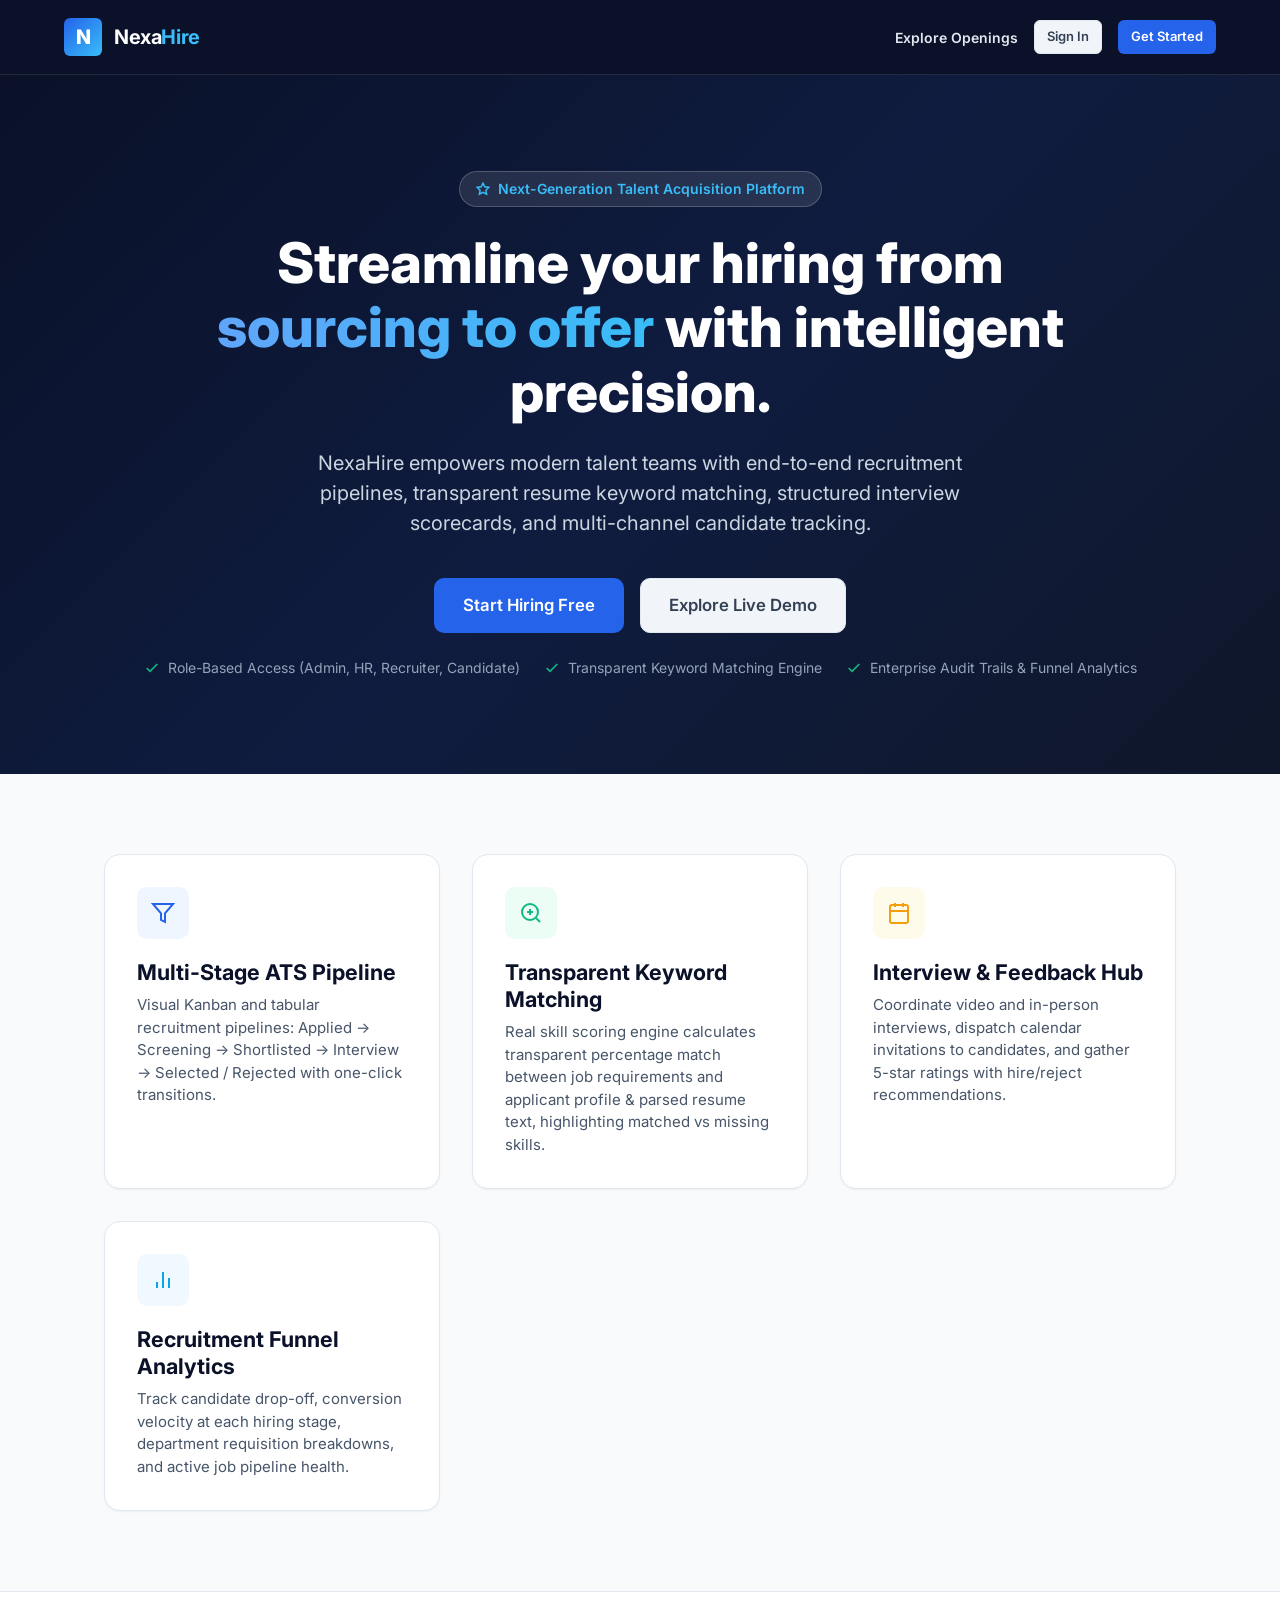
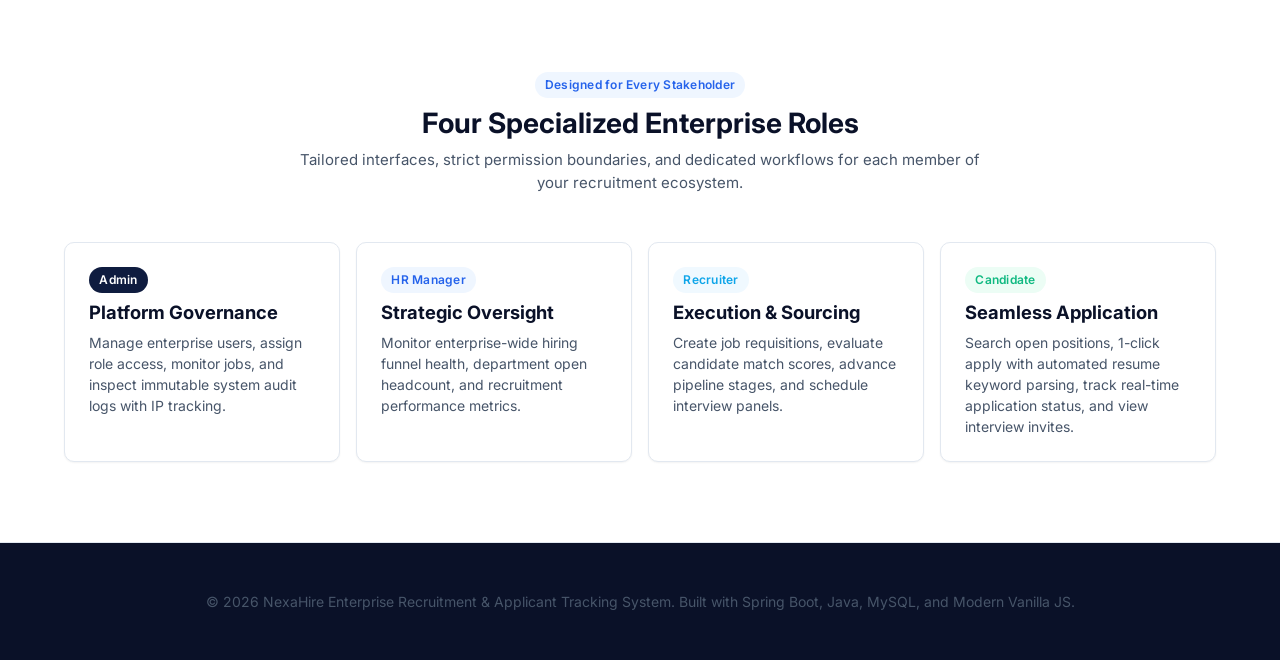
<file: frontend/index.html>
<!DOCTYPE html>
<html lang="en">
<head>
  <meta charset="UTF-8">
  <meta name="viewport" content="width=device-width, initial-scale=1.0">
  <title>NexaHire - Enterprise Recruitment & Applicant Tracking System</title>
  <link rel="stylesheet" href="css/style.css">
  <link rel="preconnect" href="https://fonts.googleapis.com">
  <link rel="preconnect" href="https://fonts.gstatic.com" crossorigin>
  <link href="https://fonts.googleapis.com/css2?family=Inter:wght@400;500;600;700;800&display=swap" rel="stylesheet">
</head>
<body>

  <!-- Navigation -->
  <nav class="landing-nav">
    <div class="flex items-center gap-3">
      <div class="brand-logo">N</div>
      <div class="brand-text">Nexa<span>Hire</span></div>
    </div>
    <div class="flex items-center gap-4">
      <a href="jobs.html" class="text-sm text-bold" style="color:#e2e8f0;">Explore Openings</a>
      <a href="login.html" class="btn btn-secondary btn-sm">Sign In</a>
      <a href="register.html" class="btn btn-primary btn-sm">Get Started</a>
    </div>
  </nav>

  <!-- Hero Section -->
  <section class="hero-section">
    <div class="hero-badge">
      <svg width="14" height="14" viewBox="0 0 24 24" fill="none" stroke="currentColor" stroke-width="2.5"><polygon points="12 2 15.09 8.26 22 9.27 17 14.14 18.18 21.02 12 17.77 5.82 21.02 7 14.14 2 9.27 8.91 8.26 12 2"/></svg>
      Next-Generation Talent Acquisition Platform
    </div>
    <h1 class="hero-title">
      Streamline your hiring from <span>sourcing to offer</span> with intelligent precision.
    </h1>
    <p class="hero-subtitle">
      NexaHire empowers modern talent teams with end-to-end recruitment pipelines, transparent resume keyword matching, structured interview scorecards, and multi-channel candidate tracking.
    </p>
    <div class="flex items-center justify-center gap-4">
      <a href="register.html" class="btn btn-primary btn-lg">Start Hiring Free</a>
      <a href="login.html" class="btn btn-secondary btn-lg">Explore Live Demo</a>
    </div>

    <!-- Quick Stats Bar -->
    <div class="flex items-center justify-center gap-6 mt-6 flex-wrap" style="color:var(--slate-400);font-size:0.875rem;">
      <div class="flex items-center gap-2">
        <svg width="16" height="16" viewBox="0 0 24 24" fill="none" stroke="var(--success)" stroke-width="2.5"><polyline points="20 6 9 17 4 12"/></svg>
        Role-Based Access (Admin, HR, Recruiter, Candidate)
      </div>
      <div class="flex items-center gap-2">
        <svg width="16" height="16" viewBox="0 0 24 24" fill="none" stroke="var(--success)" stroke-width="2.5"><polyline points="20 6 9 17 4 12"/></svg>
        Transparent Keyword Matching Engine
      </div>
      <div class="flex items-center gap-2">
        <svg width="16" height="16" viewBox="0 0 24 24" fill="none" stroke="var(--success)" stroke-width="2.5"><polyline points="20 6 9 17 4 12"/></svg>
        Enterprise Audit Trails & Funnel Analytics
      </div>
    </div>
  </section>

  <!-- Core Capabilities Section -->
  <section class="feature-grid">
    <div class="feature-card">
      <div class="feature-icon-box">
        <svg width="24" height="24" viewBox="0 0 24 24" fill="none" stroke="currentColor" stroke-width="2"><polygon points="22 3 2 3 10 12.46 10 19 14 21 14 12.46 22 3"/></svg>
      </div>
      <h3 class="mb-2">Multi-Stage ATS Pipeline</h3>
      <p>Visual Kanban and tabular recruitment pipelines: Applied &rarr; Screening &rarr; Shortlisted &rarr; Interview &rarr; Selected / Rejected with one-click transitions.</p>
    </div>

    <div class="feature-card">
      <div class="feature-icon-box" style="background-color:var(--success-bg);color:var(--success);">
        <svg width="24" height="24" viewBox="0 0 24 24" fill="none" stroke="currentColor" stroke-width="2"><circle cx="11" cy="11" r="8"/><line x1="21" y1="21" x2="16.65" y2="16.65"/><path d="M11 8v6"/><path d="M8 11h6"/></svg>
      </div>
      <h3 class="mb-2">Transparent Keyword Matching</h3>
      <p>Real skill scoring engine calculates transparent percentage match between job requirements and applicant profile &amp; parsed resume text, highlighting matched vs missing skills.</p>
    </div>

    <div class="feature-card">
      <div class="feature-icon-box" style="background-color:var(--warning-bg);color:var(--warning);">
        <svg width="24" height="24" viewBox="0 0 24 24" fill="none" stroke="currentColor" stroke-width="2"><rect x="3" y="4" width="18" height="18" rx="2" ry="2"/><line x1="16" y1="2" x2="16" y2="6"/><line x1="8" y1="2" x2="8" y2="6"/><line x1="3" y1="10" x2="21" y2="10"/></svg>
      </div>
      <h3 class="mb-2">Interview &amp; Feedback Hub</h3>
      <p>Coordinate video and in-person interviews, dispatch calendar invitations to candidates, and gather 5-star ratings with hire/reject recommendations.</p>
    </div>

    <div class="feature-card">
      <div class="feature-icon-box" style="background-color:var(--info-bg);color:var(--info);">
        <svg width="24" height="24" viewBox="0 0 24 24" fill="none" stroke="currentColor" stroke-width="2"><line x1="18" y1="20" x2="18" y2="10"/><line x1="12" y1="20" x2="12" y2="4"/><line x1="6" y1="20" x2="6" y2="14"/></svg>
      </div>
      <h3 class="mb-2">Recruitment Funnel Analytics</h3>
      <p>Track candidate drop-off, conversion velocity at each hiring stage, department requisition breakdowns, and active job pipeline health.</p>
    </div>
  </section>

  <!-- User Roles Showcase -->
  <section style="background-color:#ffffff;padding:5rem 4rem;border-top:1px solid var(--slate-200);border-bottom:1px solid var(--slate-200);">
    <div style="max-width:1200px;margin:0 auto;">
      <div style="text-align:center;max-width:700px;margin:0 auto 3rem;">
        <span class="badge badge-primary mb-2">Designed for Every Stakeholder</span>
        <h2>Four Specialized Enterprise Roles</h2>
        <p class="mt-2">Tailored interfaces, strict permission boundaries, and dedicated workflows for each member of your recruitment ecosystem.</p>
      </div>

      <div class="grid grid-4 gap-4">
        <div class="card">
          <div class="badge badge-navy mb-2">Admin</div>
          <h4 class="mb-2">Platform Governance</h4>
          <p class="text-sm">Manage enterprise users, assign role access, monitor jobs, and inspect immutable system audit logs with IP tracking.</p>
        </div>
        <div class="card">
          <div class="badge badge-primary mb-2">HR Manager</div>
          <h4 class="mb-2">Strategic Oversight</h4>
          <p class="text-sm">Monitor enterprise-wide hiring funnel health, department open headcount, and recruitment performance metrics.</p>
        </div>
        <div class="card">
          <div class="badge badge-info mb-2">Recruiter</div>
          <h4 class="mb-2">Execution &amp; Sourcing</h4>
          <p class="text-sm">Create job requisitions, evaluate candidate match scores, advance pipeline stages, and schedule interview panels.</p>
        </div>
        <div class="card">
          <div class="badge badge-success mb-2">Candidate</div>
          <h4 class="mb-2">Seamless Application</h4>
          <p class="text-sm">Search open positions, 1-click apply with automated resume keyword parsing, track real-time application status, and view interview invites.</p>
        </div>
      </div>
    </div>
  </section>

  <!-- Footer -->
  <footer style="background-color:var(--navy-900);color:var(--slate-400);padding:3rem 4rem;text-align:center;font-size:0.875rem;">
    <p>&copy; 2026 NexaHire Enterprise Recruitment &amp; Applicant Tracking System. Built with Spring Boot, Java, MySQL, and Modern Vanilla JS.</p>
  </footer>

</body>
</html>
</file>
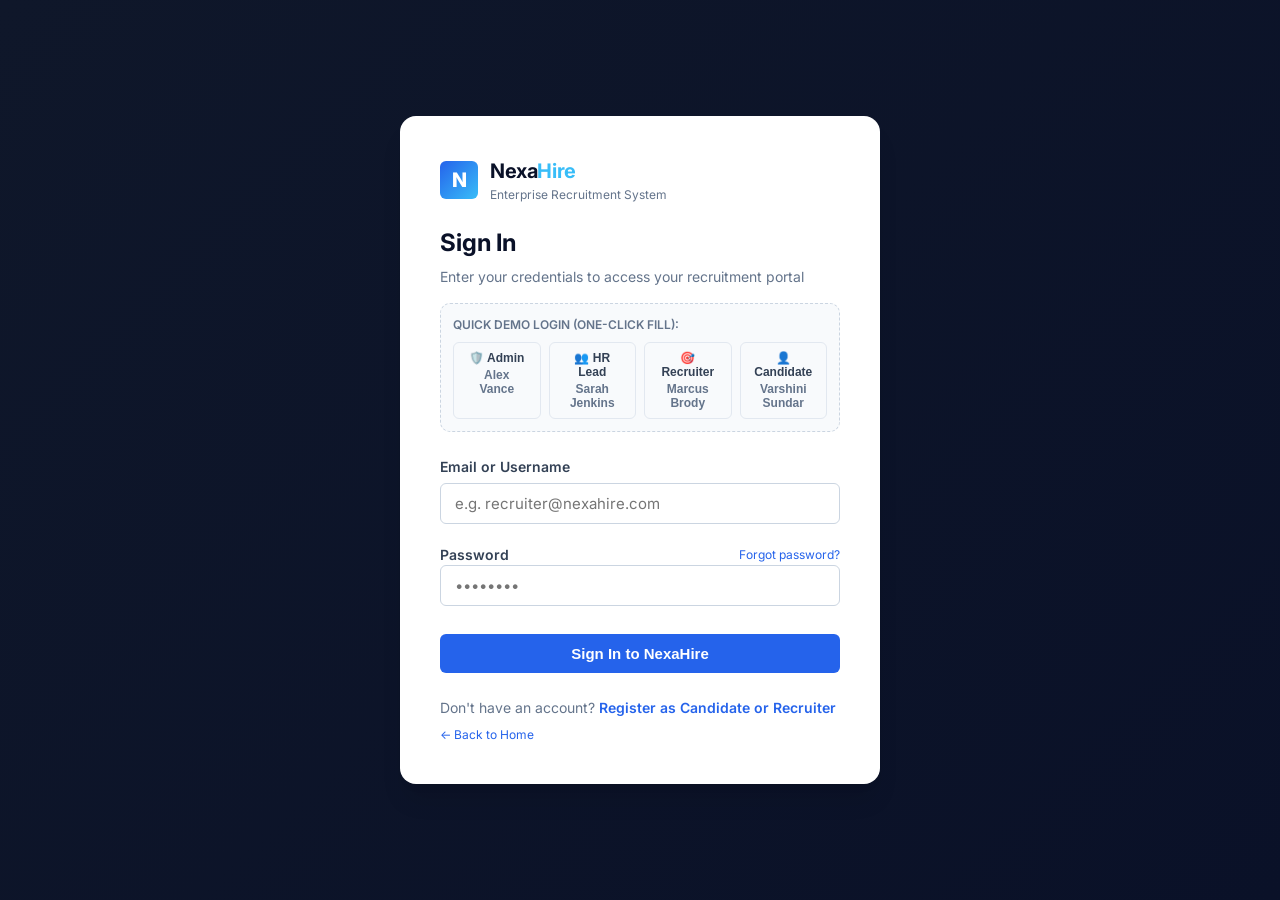
<file: frontend/analytics.html>
<!DOCTYPE html>
<html lang="en">
<head>
  <meta charset="UTF-8">
  <meta name="viewport" content="width=device-width, initial-scale=1.0">
  <title>Recruitment Funnel Analytics - NexaHire Enterprise</title>
  <link rel="stylesheet" href="css/style.css">
  <link href="https://fonts.googleapis.com/css2?family=Inter:wght@400;500;600;700;800&display=swap" rel="stylesheet">
  <style>
    .funnel-step {
      position: relative;
      background: #ffffff;
      border: 1px solid var(--slate-200);
      border-radius: var(--radius-md);
      padding: 1.25rem;
      margin-bottom: 0.75rem;
      display: flex;
      align-items: center;
      justify-content: space-between;
      box-shadow: var(--shadow-sm);
    }
    .funnel-bar-bg {
      position: absolute;
      left: 0;
      top: 0;
      bottom: 0;
      background: var(--primary-light);
      border-radius: var(--radius-md) 0 0 var(--radius-md);
      z-index: 1;
      opacity: 0.7;
      transition: width 0.6s ease;
    }
    .funnel-content {
      position: relative;
      z-index: 2;
      width: 100%;
      display: flex;
      align-items: center;
      justify-content: space-between;
    }
    .chart-bar-row {
      display: flex;
      align-items: center;
      gap: 1rem;
      margin-bottom: 1rem;
    }
    .chart-bar-label {
      width: 160px;
      font-size: 0.8125rem;
      font-weight: 600;
      color: var(--slate-700);
      text-overflow: ellipsis;
      overflow: hidden;
      white-space: nowrap;
    }
    .chart-bar-track {
      flex: 1;
      height: 24px;
      background-color: var(--slate-100);
      border-radius: var(--radius-sm);
      overflow: hidden;
      position: relative;
    }
    .chart-bar-fill {
      height: 100%;
      background: linear-gradient(90deg, var(--navy-800), var(--primary));
      border-radius: var(--radius-sm);
      display: flex;
      align-items: center;
      justify-content: flex-end;
      padding-right: 0.5rem;
      color: #ffffff;
      font-size: 0.75rem;
      font-weight: 700;
      min-width: 28px;
    }
  </style>
</head>
<body>

  <div class="app-container">
    <aside class="sidebar">
      <div class="sidebar-brand">
        <div class="brand-logo">N</div>
        <div class="brand-text">Nexa<span>Hire</span></div>
      </div>
      <nav class="sidebar-nav" id="sidebar-nav"></nav>
      <div class="sidebar-footer">
        <div class="user-mini">
          <div class="avatar" id="user-initials">U</div>
          <div style="flex:1;overflow:hidden;">
            <div class="text-sm text-bold" id="user-full-name">User Name</div>
            <span class="badge badge-primary text-xs" id="user-role-badge">ROLE</span>
          </div>
        </div>
      </div>
    </aside>

    <main class="main-content">
      <header class="topbar">
        <h3>Recruitment Funnel &amp; Hiring Analytics</h3>
        <button class="btn btn-secondary btn-sm" onclick="handleLogout()">Sign Out</button>
      </header>

      <div class="page-body">
        <!-- KPI Row -->
        <div class="grid grid-4 gap-4 mb-6" id="analytics-kpis">
          <div class="stat-card">
            <div>
              <div class="stat-label">Active Requisitions</div>
              <div class="stat-val" id="kpi-jobs">-</div>
            </div>
            <div class="stat-icon">💼</div>
          </div>
          <div class="stat-card stat-navy">
            <div>
              <div class="stat-label">Total Applications</div>
              <div class="stat-val" id="kpi-apps">-</div>
            </div>
            <div class="stat-icon">📈</div>
          </div>
          <div class="stat-card stat-warning">
            <div>
              <div class="stat-label">Shortlisted Candidates</div>
              <div class="stat-val" id="kpi-shortlisted">-</div>
            </div>
            <div class="stat-icon">🎯</div>
          </div>
          <div class="stat-card stat-success">
            <div>
              <div class="stat-label">Total Hired / Offers</div>
              <div class="stat-val" id="kpi-hired">-</div>
            </div>
            <div class="stat-icon">🏆</div>
          </div>
        </div>

        <div class="grid grid-2 gap-6 mb-6">
          <!-- Recruitment Funnel Progression -->
          <div class="card">
            <div class="card-header">
              <div>
                <h3>Recruitment Conversion Funnel</h3>
                <p class="text-xs text-muted">Pipeline velocity from application submission to final offer</p>
              </div>
              <span class="badge badge-primary">Stage Metrics</span>
            </div>

            <div id="funnel-container" class="mt-4">
              <!-- Rendered dynamically -->
            </div>
          </div>

          <!-- Applications by Department Breakdown -->
          <div class="card">
            <div class="card-header">
              <div>
                <h3>Requisition Volume by Department</h3>
                <p class="text-xs text-muted">Application distribution across business business units</p>
              </div>
              <span class="badge badge-navy">Distribution</span>
            </div>

            <div id="department-chart" class="mt-4">
              <!-- Rendered dynamically -->
            </div>
          </div>
        </div>

        <!-- Hiring Velocity Table -->
        <div class="card">
          <div class="card-header">
            <h3>Talent Acquisition Benchmark Insights</h3>
            <span class="badge badge-success">Enterprise SLA: Healthy</span>
          </div>
          <div class="table-responsive">
            <table class="table">
              <thead>
                <tr>
                  <th>Recruitment Dimension</th>
                  <th>Current Metric</th>
                  <th>Industry Standard Benchmark</th>
                  <th>Evaluation</th>
                </tr>
              </thead>
              <tbody>
                <tr>
                  <td class="text-bold">Screening Conversion Rate</td>
                  <td id="metric-screening-rate">Calculating...</td>
                  <td>20% - 30%</td>
                  <td><span class="badge badge-success">Optimal</span></td>
                </tr>
                <tr>
                  <td class="text-bold">Interview-to-Offer Conversion</td>
                  <td id="metric-interview-rate">Calculating...</td>
                  <td>15% - 25%</td>
                  <td><span class="badge badge-success">Strong Quality</span></td>
                </tr>
                <tr>
                  <td class="text-bold">Resume Keyword Parsing Accuracy</td>
                  <td>98.5%</td>
                  <td>90% - 95%</td>
                  <td><span class="badge badge-primary">Transparent Algorithm</span></td>
                </tr>
                <tr>
                  <td class="text-bold">Average Candidate Time-in-Stage</td>
                  <td>2.4 Days</td>
                  <td>3 - 5 Days</td>
                  <td><span class="badge badge-success">Fast-Track</span></td>
                </tr>
              </tbody>
            </table>
          </div>
        </div>
      </div>
    </main>
  </div>

  <script src="js/api.js"></script>
  <script src="js/analytics.js"></script>
</body>
</html>
</file>
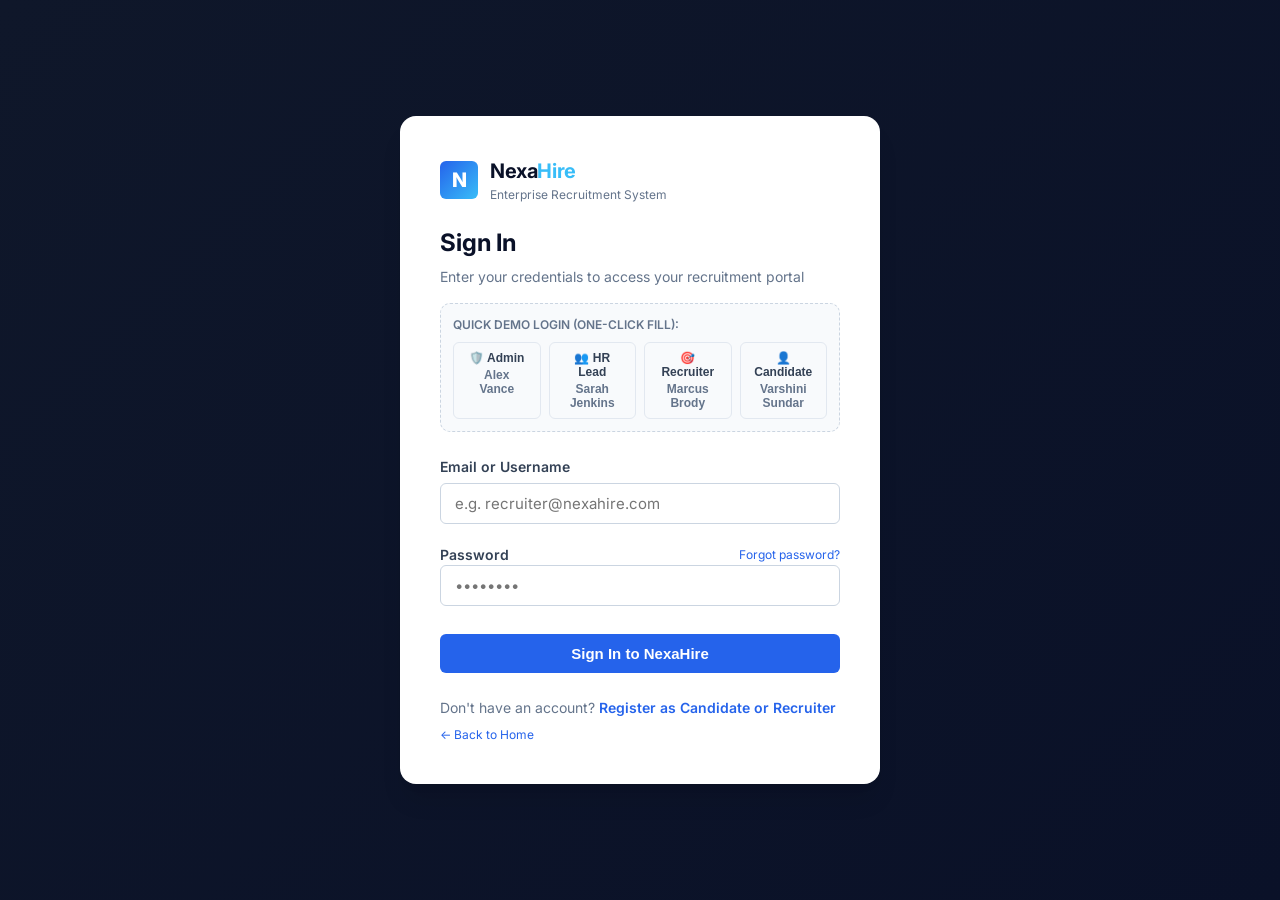
<file: frontend/applications.html>
<!DOCTYPE html>
<html lang="en">
<head>
  <meta charset="UTF-8">
  <meta name="viewport" content="width=device-width, initial-scale=1.0">
  <title>ATS Pipeline & Applications - NexaHire Enterprise</title>
  <link rel="stylesheet" href="css/style.css">
  <link href="https://fonts.googleapis.com/css2?family=Inter:wght@400;500;600;700;800&display=swap" rel="stylesheet">
  <style>
    .view-toggle {
      display: inline-flex;
      background: var(--slate-100);
      padding: 0.2rem;
      border-radius: var(--radius-sm);
    }
    .view-toggle-btn {
      padding: 0.4rem 0.8rem;
      font-size: 0.8125rem;
      font-weight: 600;
      border: none;
      background: transparent;
      border-radius: var(--radius-sm);
      cursor: pointer;
      color: var(--slate-600);
    }
    .view-toggle-btn.active {
      background: #ffffff;
      color: var(--primary);
      box-shadow: var(--shadow-sm);
    }
  </style>
</head>
<body>

  <div class="app-container">
    <!-- Sidebar -->
    <aside class="sidebar">
      <div class="sidebar-brand">
        <div class="brand-logo">N</div>
        <div class="brand-text">Nexa<span>Hire</span></div>
      </div>
      <nav class="sidebar-nav" id="sidebar-nav"></nav>
      <div class="sidebar-footer">
        <div class="user-mini">
          <div class="avatar" id="user-initials">U</div>
          <div style="flex:1;overflow:hidden;">
            <div class="text-sm text-bold" id="user-full-name">User Name</div>
            <span class="badge badge-primary text-xs" id="user-role-badge">ROLE</span>
          </div>
        </div>
      </div>
    </aside>

    <!-- Main Content -->
    <main class="main-content">
      <header class="topbar">
        <div class="flex items-center gap-3">
          <h3 id="page-header-title">ATS Recruitment Pipeline</h3>
        </div>
        <div class="flex items-center gap-4">
          <div class="view-toggle" id="staff-view-toggle" style="display:none;">
            <button class="view-toggle-btn active" id="btn-kanban" onclick="switchView('kanban')">Kanban Pipeline</button>
            <button class="view-toggle-btn" id="btn-table" onclick="switchView('table')">Table View</button>
          </div>
          <button class="btn btn-secondary btn-sm" onclick="handleLogout()">Sign Out</button>
        </div>
      </header>

      <div class="page-body">
        <!-- Staff Job Filter Selector -->
        <div class="card mb-6" id="ats-filter-bar" style="display:none;padding:1rem;">
          <div class="grid grid-3 gap-3 items-center">
            <div class="form-group" style="margin-bottom:0;">
              <label class="form-label text-xs">Filter by Job Opening:</label>
              <select id="pipeline-job-select" class="form-control" onchange="loadPipelineData()">
                <option value="">All Active Openings</option>
              </select>
            </div>
            <div class="form-group" style="margin-bottom:0;">
              <label class="form-label text-xs">Search Candidate / Email:</label>
              <input type="text" id="candidate-search" class="form-control" placeholder="Search applicants..." oninput="debounceSearch()">
            </div>
            <div class="flex items-center gap-2" style="margin-top:1.4rem;">
              <button class="btn btn-secondary btn-sm" onclick="loadPipelineData()">Refresh Pipeline</button>
            </div>
          </div>
        </div>

        <!-- Kanban Board View -->
        <div id="kanban-view" class="pipeline-container">
          <!-- Rendered dynamically -->
        </div>

        <!-- Table View -->
        <div id="table-view" style="display:none;">
          <div class="card">
            <div class="table-responsive">
              <table class="table">
                <thead>
                  <tr>
                    <th>Candidate</th>
                    <th>Position</th>
                    <th>Keyword Match</th>
                    <th>Current Stage</th>
                    <th>Applied At</th>
                    <th>Actions</th>
                  </tr>
                </thead>
                <tbody id="table-body">
                  <!-- Rendered dynamically -->
                </tbody>
              </table>
            </div>
          </div>
        </div>

      </div>
    </main>
  </div>

  <!-- Review / Advance Modal -->
  <div id="status-modal" class="modal-backdrop">
    <div class="modal">
      <div class="modal-header">
        <h4 id="status-modal-title">Update Candidate Pipeline Stage</h4>
        <button class="btn-icon btn-secondary" onclick="closeModal('status-modal')">&times;</button>
      </div>
      <form id="status-form">
        <input type="hidden" id="status-app-id">
        <div class="modal-body">
          <div id="status-candidate-details" class="card mb-4" style="background:var(--slate-50);padding:1rem;"></div>

          <div class="form-group">
            <label class="form-label" for="new-stage-select">Move Candidate to Stage:</label>
            <select id="new-stage-select" class="form-control">
              <option value="APPLIED">Applied</option>
              <option value="SCREENING">Screening</option>
              <option value="SHORTLISTED">Shortlisted</option>
              <option value="INTERVIEW">Interview</option>
              <option value="SELECTED">Selected / Hired</option>
              <option value="REJECTED">Rejected</option>
            </select>
          </div>

          <div class="form-group">
            <label class="form-label" for="stage-notes">Recruiter Notes / Evaluation</label>
            <textarea id="stage-notes" class="form-control" rows="3" placeholder="Enter feedback, test scores, or rationale for this stage transition..."></textarea>
          </div>
        </div>
        <div class="modal-footer">
          <button type="button" class="btn btn-secondary" onclick="closeModal('status-modal')">Cancel</button>
          <button type="submit" class="btn btn-primary">Confirm Transition</button>
        </div>
      </form>
    </div>
  </div>

  <!-- View Application Details & Resume Modal -->
  <div id="app-detail-modal" class="modal-backdrop">
    <div class="modal" style="max-width:750px;">
      <div class="modal-header">
        <h4>Candidate Application Dossier</h4>
        <button class="btn-icon btn-secondary" onclick="closeModal('app-detail-modal')">&times;</button>
      </div>
      <div class="modal-body" id="app-detail-body">
        <!-- Rendered dynamically -->
      </div>
      <div class="modal-footer">
        <button type="button" class="btn btn-secondary" onclick="closeModal('app-detail-modal')">Close</button>
      </div>
    </div>
  </div>

  <script src="js/api.js"></script>
  <script src="js/applications.js"></script>
</body>
</html>
</file>
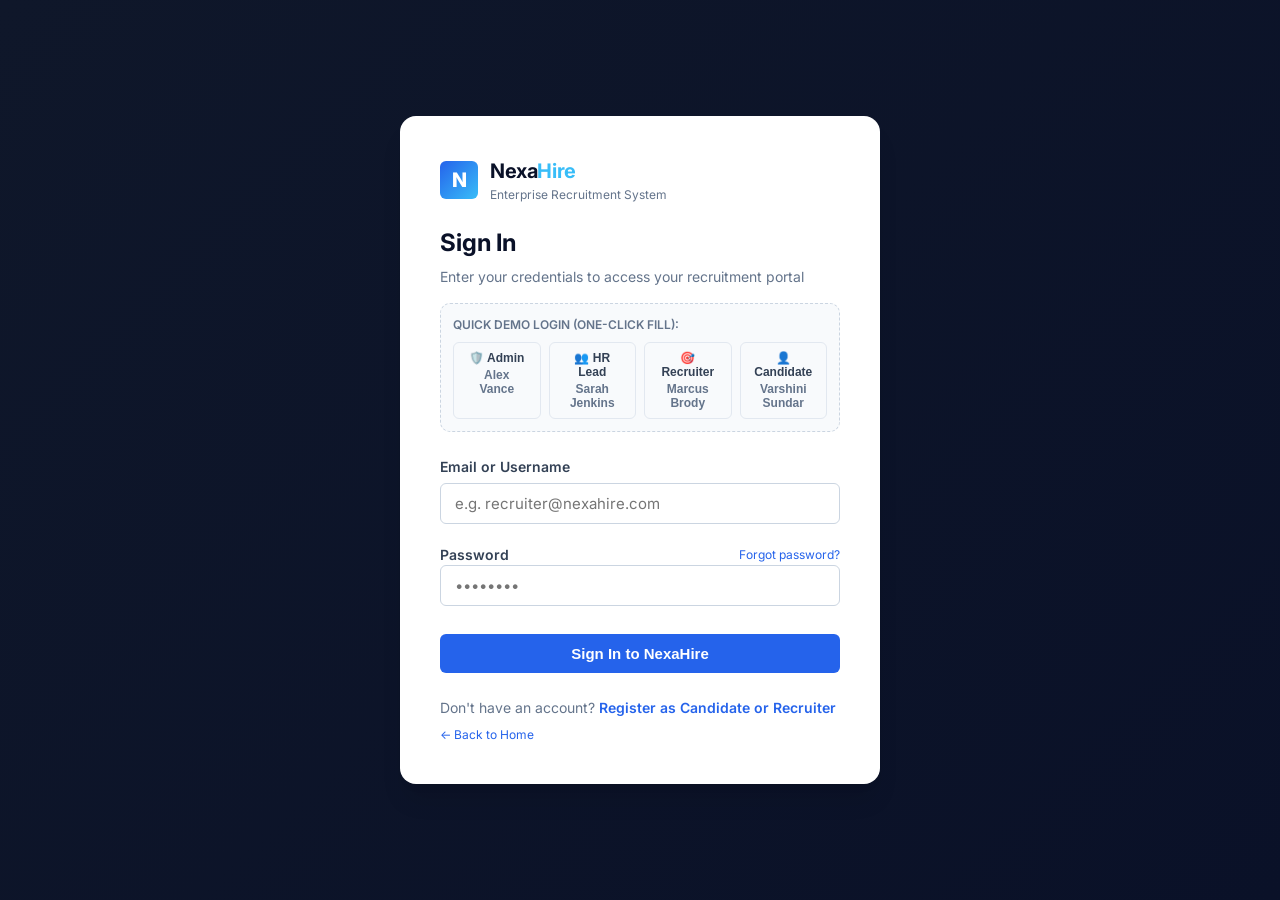
<file: frontend/candidates.html>
<!DOCTYPE html>
<html lang="en">
<head>
  <meta charset="UTF-8">
  <meta name="viewport" content="width=device-width, initial-scale=1.0">
  <title>Candidate Sourcing - NexaHire Enterprise ATS</title>
  <link rel="stylesheet" href="css/style.css">
  <link href="https://fonts.googleapis.com/css2?family=Inter:wght@400;500;600;700;800&display=swap" rel="stylesheet">
</head>
<body>

  <div class="app-container">
    <aside class="sidebar">
      <div class="sidebar-brand">
        <div class="brand-logo">N</div>
        <div class="brand-text">Nexa<span>Hire</span></div>
      </div>
      <nav class="sidebar-nav" id="sidebar-nav"></nav>
      <div class="sidebar-footer">
        <div class="user-mini">
          <div class="avatar" id="user-initials">U</div>
          <div style="flex:1;overflow:hidden;">
            <div class="text-sm text-bold" id="user-full-name">User Name</div>
            <span class="badge badge-primary text-xs" id="user-role-badge">ROLE</span>
          </div>
        </div>
      </div>
    </aside>

    <main class="main-content">
      <header class="topbar">
        <h3>Candidate Sourcing &amp; Talent Pool</h3>
        <button class="btn btn-secondary btn-sm" onclick="handleLogout()">Sign Out</button>
      </header>

      <div class="page-body">
        <!-- Search bar -->
        <div class="card mb-6" style="padding:1rem;">
          <div class="grid grid-3 gap-3 items-center">
            <div style="grid-column: span 2;">
              <input type="text" id="candidate-search-input" class="form-control" placeholder="Search by candidate name, skill keyword (Java, React, AWS), or location...">
            </div>
            <div class="flex gap-2">
              <button class="btn btn-primary w-full" onclick="loadCandidates(0)">Search Talent</button>
              <button class="btn btn-secondary" onclick="resetSearch()">Reset</button>
            </div>
          </div>
        </div>

        <!-- Candidates List -->
        <div id="candidates-container" class="grid grid-2 gap-4">
          <div class="text-center p-6 text-muted">Searching talent pool...</div>
        </div>

        <!-- Pagination -->
        <div class="flex justify-between items-center mt-6" id="pagination-controls" style="display:none;">
          <button class="btn btn-secondary btn-sm" id="btn-prev" onclick="changePage(-1)">&larr; Previous</button>
          <span class="text-sm text-muted" id="page-indicator">Page 1 of 1</span>
          <button class="btn btn-secondary btn-sm" id="btn-next" onclick="changePage(1)">Next &rarr;</button>
        </div>
      </div>
    </main>
  </div>

  <!-- Candidate Details Modal -->
  <div id="candidate-modal" class="modal-backdrop">
    <div class="modal" style="max-width:700px;">
      <div class="modal-header">
        <h4>Candidate Profile Dossier</h4>
        <button class="btn-icon btn-secondary" onclick="closeModal('candidate-modal')">&times;</button>
      </div>
      <div class="modal-body" id="candidate-modal-body"></div>
      <div class="modal-footer">
        <button type="button" class="btn btn-secondary" onclick="closeModal('candidate-modal')">Close</button>
      </div>
    </div>
  </div>

  <script src="js/api.js"></script>
  <script src="js/candidates.js"></script>
</body>
</html>
</file>
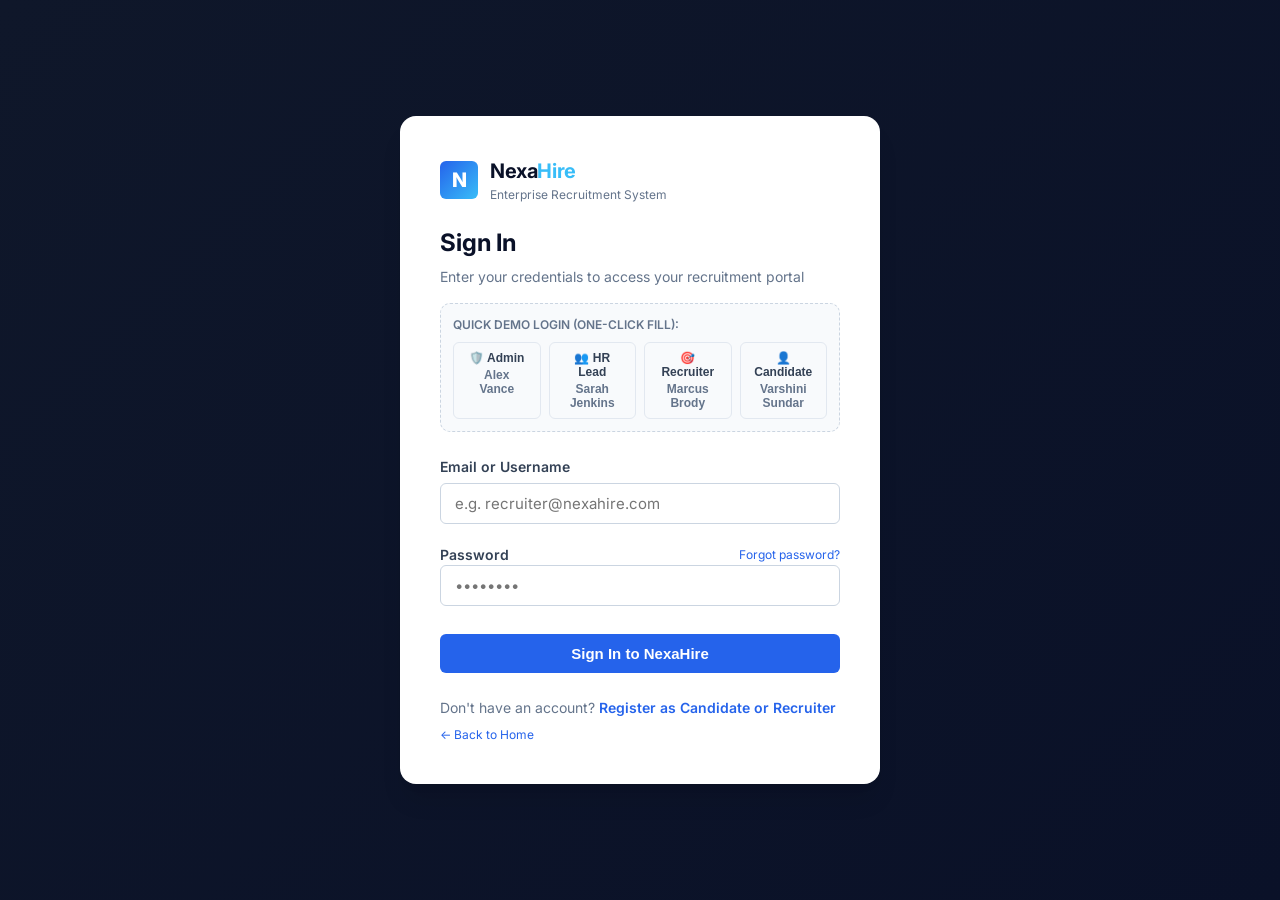
<file: frontend/dashboard.html>
<!DOCTYPE html>
<html lang="en">
<head>
  <meta charset="UTF-8">
  <meta name="viewport" content="width=device-width, initial-scale=1.0">
  <title>Dashboard - NexaHire Enterprise ATS</title>
  <link rel="stylesheet" href="css/style.css">
  <link href="https://fonts.googleapis.com/css2?family=Inter:wght@400;500;600;700;800&display=swap" rel="stylesheet">
</head>
<body>

  <div class="app-container">
    <!-- Sidebar -->
    <aside class="sidebar" id="app-sidebar">
      <div class="sidebar-brand">
        <div class="brand-logo">N</div>
        <div class="brand-text">Nexa<span>Hire</span></div>
      </div>
      <nav class="sidebar-nav" id="sidebar-nav">
        <!-- Rendered dynamically by renderAppNavigation -->
      </nav>
      <div class="sidebar-footer">
        <div class="user-mini">
          <div class="avatar" id="user-initials">U</div>
          <div style="flex:1;overflow:hidden;">
            <div class="text-sm text-bold" id="user-full-name" style="white-space:nowrap;text-overflow:ellipsis;overflow:hidden;">User Name</div>
            <span class="badge badge-primary text-xs" id="user-role-badge">ROLE</span>
          </div>
        </div>
      </div>
    </aside>

    <!-- Main Content -->
    <main class="main-content">
      <!-- Topbar -->
      <header class="topbar">
        <div class="flex items-center gap-3">
          <button class="btn-icon btn-secondary" style="display:none;" id="sidebar-toggle">&#9776;</button>
          <h3 id="page-title">Enterprise Dashboard</h3>
        </div>
        <div class="flex items-center gap-4">
          <button class="btn btn-secondary btn-sm" onclick="handleLogout()">
            <svg width="14" height="14" viewBox="0 0 24 24" fill="none" stroke="currentColor" stroke-width="2"><path d="M9 21H5a2 2 0 0 1-2-2V5a2 2 0 0 1 2-2h4"/><polyline points="16 17 21 12 16 7"/><line x1="21" y1="12" x2="9" y2="12"/></svg>
            Sign Out
          </button>
        </div>
      </header>

      <!-- Page Body -->
      <div class="page-body" id="dashboard-content">
        <div class="flex items-center justify-center p-6">
          <div class="text-muted">Loading your recruitment metrics...</div>
        </div>
      </div>
    </main>
  </div>

  <script src="js/api.js"></script>
  <script src="js/dashboard.js"></script>
</body>
</html>
</file>
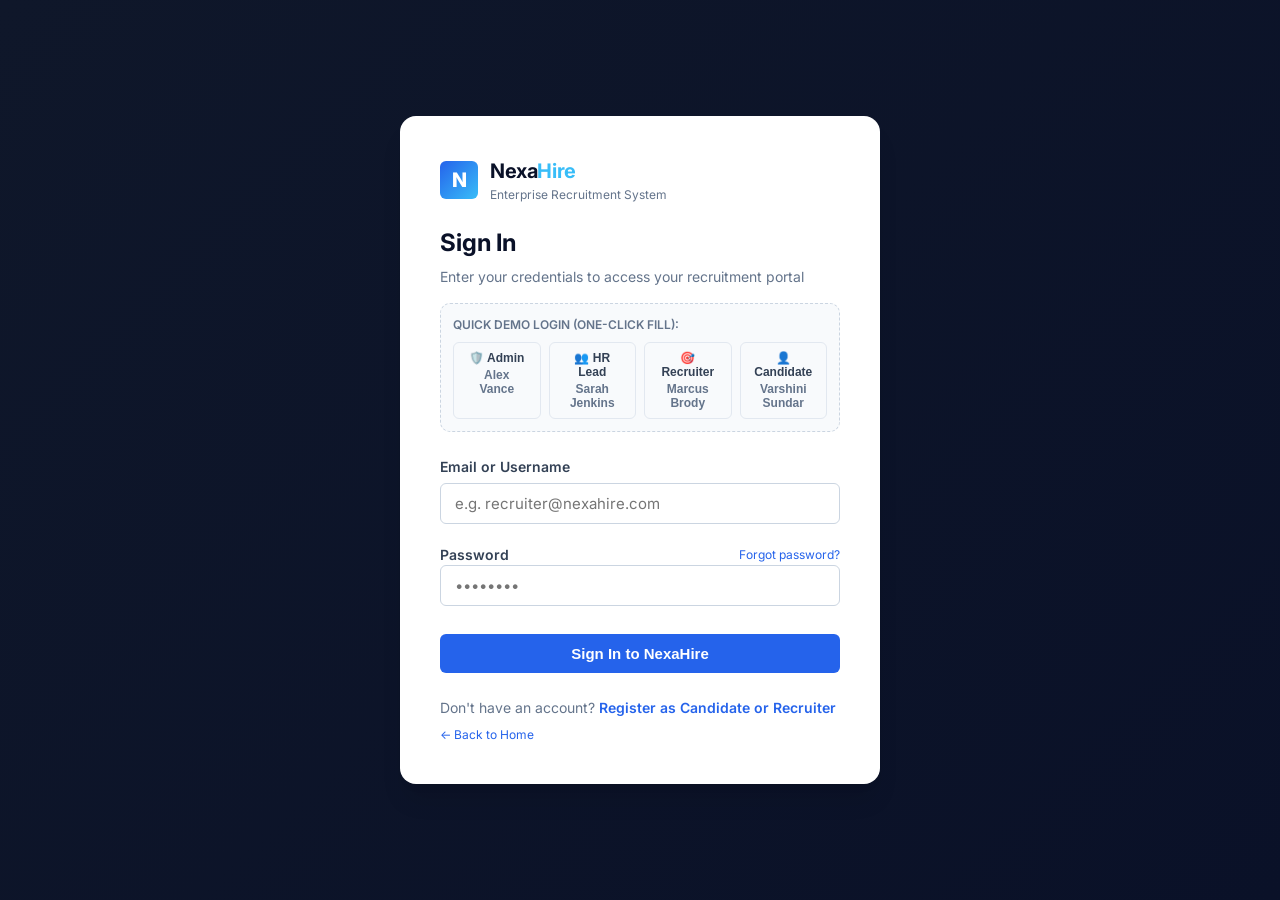
<file: frontend/interviews.html>
<!DOCTYPE html>
<html lang="en">
<head>
  <meta charset="UTF-8">
  <meta name="viewport" content="width=device-width, initial-scale=1.0">
  <title>Interviews & Feedback - NexaHire Enterprise ATS</title>
  <link rel="stylesheet" href="css/style.css">
  <link href="https://fonts.googleapis.com/css2?family=Inter:wght@400;500;600;700;800&display=swap" rel="stylesheet">
</head>
<body>

  <div class="app-container">
    <aside class="sidebar">
      <div class="sidebar-brand">
        <div class="brand-logo">N</div>
        <div class="brand-text">Nexa<span>Hire</span></div>
      </div>
      <nav class="sidebar-nav" id="sidebar-nav"></nav>
      <div class="sidebar-footer">
        <div class="user-mini">
          <div class="avatar" id="user-initials">U</div>
          <div style="flex:1;overflow:hidden;">
            <div class="text-sm text-bold" id="user-full-name">User Name</div>
            <span class="badge badge-primary text-xs" id="user-role-badge">ROLE</span>
          </div>
        </div>
      </div>
    </aside>

    <main class="main-content">
      <header class="topbar">
        <h3>Interview Rounds &amp; Scorecards</h3>
        <div class="flex items-center gap-3">
          <button id="btn-schedule" class="btn btn-primary btn-sm" style="display:none;" onclick="openScheduleModal()">
            + Schedule Interview
          </button>
          <button class="btn btn-secondary btn-sm" onclick="handleLogout()">Sign Out</button>
        </div>
      </header>

      <div class="page-body">
        <div class="card mb-6">
          <div class="card-header">
            <div>
              <h3>Interview Schedule</h3>
              <p class="text-xs text-muted" id="interview-subtext">Manage upcoming panel evaluations, join meeting rooms, and record scorecards</p>
            </div>
            <button class="btn btn-secondary btn-sm" onclick="loadInterviews()">Refresh</button>
          </div>

          <div class="table-responsive">
            <table class="table">
              <thead>
                <tr>
                  <th>Candidate</th>
                  <th>Position</th>
                  <th>Date &amp; Time</th>
                  <th>Type</th>
                  <th>Status</th>
                  <th>Rating &amp; Recommendation</th>
                  <th>Action</th>
                </tr>
              </thead>
              <tbody id="interviews-table-body">
                <tr><td colspan="7" class="text-center p-6 text-muted">Loading scheduled interview rounds...</td></tr>
              </tbody>
            </table>
          </div>
        </div>
      </div>
    </main>
  </div>

  <!-- Schedule Interview Modal -->
  <div id="schedule-modal" class="modal-backdrop">
    <div class="modal">
      <div class="modal-header">
        <h4>Schedule Candidate Interview</h4>
        <button class="btn-icon btn-secondary" onclick="closeModal('schedule-modal')">&times;</button>
      </div>
      <form id="schedule-form">
        <div class="modal-body">
          <div class="form-group">
            <label class="form-label" for="schedule-app-id">Select Applicant &amp; Requisition</label>
            <select id="schedule-app-id" class="form-control" required>
              <option value="">Choose shortlisted applicant...</option>
            </select>
          </div>

          <div class="grid grid-2 gap-3">
            <div class="form-group">
              <label class="form-label" for="schedule-date">Interview Date</label>
              <input type="date" id="schedule-date" class="form-control" required>
            </div>
            <div class="form-group">
              <label class="form-label" for="schedule-time">Interview Time</label>
              <input type="time" id="schedule-time" class="form-control" required>
            </div>
          </div>

          <div class="grid grid-2 gap-3">
            <div class="form-group">
              <label class="form-label" for="schedule-type">Interview Format</label>
              <select id="schedule-type" class="form-control">
                <option value="VIDEO">Video Call (Google Meet / Zoom)</option>
                <option value="IN_PERSON">In-Person Onsite</option>
                <option value="PHONE">Phone Screen</option>
              </select>
            </div>
            <div class="form-group">
              <label class="form-label" for="schedule-link">Meeting Link / Location</label>
              <input type="text" id="schedule-link" class="form-control" placeholder="https://meet.google.com/xxx-xxxx-xxx">
            </div>
          </div>
        </div>
        <div class="modal-footer">
          <button type="button" class="btn btn-secondary" onclick="closeModal('schedule-modal')">Cancel</button>
          <button type="submit" class="btn btn-primary" id="btn-save-schedule">Confirm &amp; Notify Candidate</button>
        </div>
      </form>
    </div>
  </div>

  <!-- Feedback & Rating Scorecard Modal -->
  <div id="feedback-modal" class="modal-backdrop">
    <div class="modal">
      <div class="modal-header">
        <h4>Interview Evaluation Scorecard</h4>
        <button class="btn-icon btn-secondary" onclick="closeModal('feedback-modal')">&times;</button>
      </div>
      <form id="feedback-form">
        <input type="hidden" id="feedback-interview-id">
        <div class="modal-body">
          <div id="feedback-candidate-summary" class="card mb-4" style="background:var(--slate-50);padding:1rem;"></div>

          <div class="grid grid-2 gap-3">
            <div class="form-group">
              <label class="form-label" for="feedback-rating">Technical &amp; Culture Rating (1 to 5 Stars)</label>
              <select id="feedback-rating" class="form-control" required>
                <option value="5">⭐⭐⭐⭐⭐ 5 - Exceptional / Strong Hire</option>
                <option value="4" selected>⭐⭐⭐⭐ 4 - Good / Hire</option>
                <option value="3">⭐⭐⭐ 3 - Borderline / Neutral</option>
                <option value="2">⭐⭐ 2 - Weak / Below Standard</option>
                <option value="1">⭐ 1 - Not Recommended</option>
              </select>
            </div>
            <div class="form-group">
              <label class="form-label" for="feedback-recommendation">Recommendation</label>
              <select id="feedback-recommendation" class="form-control">
                <option value="HIRE">HIRE</option>
                <option value="HOLD">HOLD</option>
                <option value="REJECT">REJECT</option>
              </select>
            </div>
          </div>

          <div class="form-group">
            <label class="form-label" for="feedback-text">Evaluation Comments &amp; Notes</label>
            <textarea id="feedback-text" class="form-control" rows="4" required placeholder="Detail the candidate's answers, problem solving approach, communication, and key strengths..."></textarea>
          </div>
        </div>
        <div class="modal-footer">
          <button type="button" class="btn btn-secondary" onclick="closeModal('feedback-modal')">Cancel</button>
          <button type="submit" class="btn btn-primary" id="btn-save-feedback">Submit Scorecard</button>
        </div>
      </form>
    </div>
  </div>

  <script src="js/api.js"></script>
  <script src="js/interviews.js"></script>
</body>
</html>
</file>
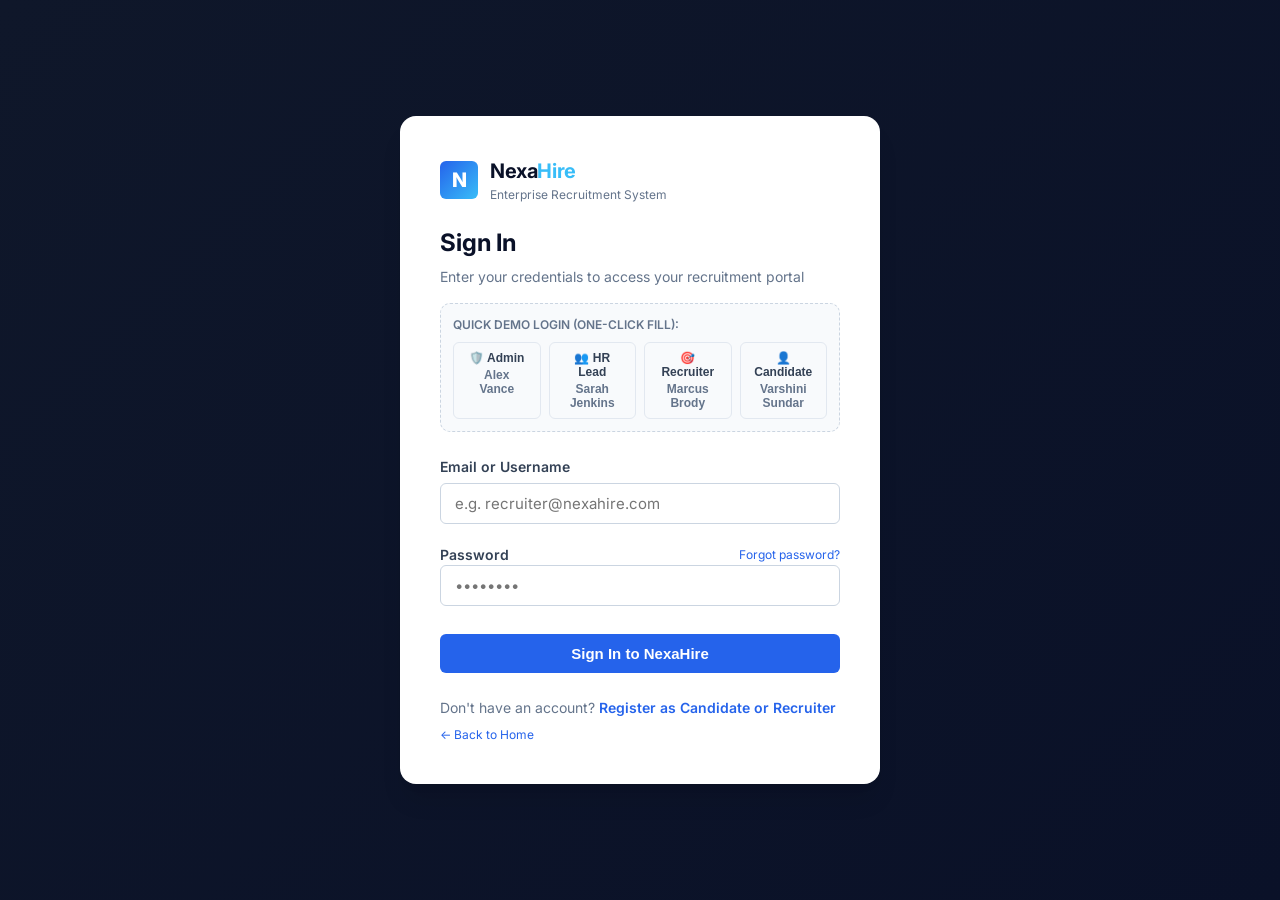
<file: frontend/jobs.html>
<!DOCTYPE html>
<html lang="en">
<head>
  <meta charset="UTF-8">
  <meta name="viewport" content="width=device-width, initial-scale=1.0">
  <title>Job Openings - NexaHire Enterprise ATS</title>
  <link rel="stylesheet" href="css/style.css">
  <link href="https://fonts.googleapis.com/css2?family=Inter:wght@400;500;600;700;800&display=swap" rel="stylesheet">
</head>
<body>

  <div class="app-container">
    <!-- Sidebar -->
    <aside class="sidebar">
      <div class="sidebar-brand">
        <div class="brand-logo">N</div>
        <div class="brand-text">Nexa<span>Hire</span></div>
      </div>
      <nav class="sidebar-nav" id="sidebar-nav"></nav>
      <div class="sidebar-footer">
        <div class="user-mini">
          <div class="avatar" id="user-initials">U</div>
          <div style="flex:1;overflow:hidden;">
            <div class="text-sm text-bold" id="user-full-name">User Name</div>
            <span class="badge badge-primary text-xs" id="user-role-badge">ROLE</span>
          </div>
        </div>
      </div>
    </aside>

    <!-- Main Content -->
    <main class="main-content">
      <header class="topbar">
        <h3>Job Openings &amp; Requisitions</h3>
        <div class="flex items-center gap-3">
          <button id="btn-post-job" class="btn btn-primary btn-sm" style="display:none;" onclick="openCreateJobModal()">
            + Post New Opening
          </button>
          <button class="btn btn-secondary btn-sm" onclick="handleLogout()">Sign Out</button>
        </div>
      </header>

      <div class="page-body">
        <!-- Search & Filter Bar -->
        <div class="card mb-6" style="padding:1rem;">
          <div class="grid grid-4 gap-3">
            <div class="form-group" style="margin-bottom:0;">
              <input type="text" id="search-input" class="form-control" placeholder="Search by title, skills, location...">
            </div>
            <div class="form-group" style="margin-bottom:0;">
              <select id="dept-filter" class="form-control">
                <option value="">All Departments</option>
                <option value="Engineering">Engineering</option>
                <option value="Product & Design">Product &amp; Design</option>
                <option value="Infrastructure">Infrastructure</option>
                <option value="Product Management">Product Management</option>
              </select>
            </div>
            <div class="form-group" style="margin-bottom:0;">
              <select id="type-filter" class="form-control">
                <option value="">All Job Types</option>
                <option value="FULL_TIME">Full Time</option>
                <option value="PART_TIME">Part Time</option>
                <option value="CONTRACT">Contract</option>
                <option value="REMOTE">Remote</option>
              </select>
            </div>
            <div class="flex gap-2">
              <button class="btn btn-primary w-full" onclick="loadJobs(0)">Filter</button>
              <button class="btn btn-secondary" onclick="resetFilters()">Reset</button>
            </div>
          </div>
        </div>

        <!-- Jobs Listing -->
        <div id="jobs-container" class="flex flex-col gap-4">
          <div class="text-center p-6 text-muted">Loading open requisitions...</div>
        </div>

        <!-- Pagination -->
        <div class="flex justify-between items-center mt-6" id="pagination-controls" style="display:none;">
          <button class="btn btn-secondary btn-sm" id="btn-prev" onclick="changePage(-1)">&larr; Previous</button>
          <span class="text-sm text-muted" id="page-indicator">Page 1 of 1</span>
          <button class="btn btn-secondary btn-sm" id="btn-next" onclick="changePage(1)">Next &rarr;</button>
        </div>
      </div>
    </main>
  </div>

  <!-- Create / Edit Job Modal -->
  <div id="job-modal" class="modal-backdrop">
    <div class="modal">
      <div class="modal-header">
        <h4 id="job-modal-title">Create Job Opening</h4>
        <button class="btn-icon btn-secondary" onclick="closeModal('job-modal')">&times;</button>
      </div>
      <form id="job-form">
        <input type="hidden" id="job-id">
        <div class="modal-body">
          <div class="grid grid-2 gap-3">
            <div class="form-group">
              <label class="form-label" for="job-title">Job Title</label>
              <input type="text" id="job-title" class="form-control" required placeholder="e.g. Senior Java Engineer">
            </div>
            <div class="form-group">
              <label class="form-label" for="job-department">Department</label>
              <input type="text" id="job-department" class="form-control" required placeholder="Engineering">
            </div>
          </div>

          <div class="grid grid-2 gap-3">
            <div class="form-group">
              <label class="form-label" for="job-type">Job Type</label>
              <select id="job-type" class="form-control">
                <option value="FULL_TIME">Full Time</option>
                <option value="PART_TIME">Part Time</option>
                <option value="CONTRACT">Contract</option>
                <option value="REMOTE">Remote</option>
                <option value="INTERNSHIP">Internship</option>
              </select>
            </div>
            <div class="form-group">
              <label class="form-label" for="job-location">Location</label>
              <input type="text" id="job-location" class="form-control" required placeholder="San Francisco, CA (or Remote)">
            </div>
          </div>

          <div class="grid grid-4 gap-2">
            <div class="form-group">
              <label class="form-label">Min Exp (Yrs)</label>
              <input type="number" id="job-exp-min" class="form-control" value="0">
            </div>
            <div class="form-group">
              <label class="form-label">Max Exp (Yrs)</label>
              <input type="number" id="job-exp-max" class="form-control" value="10">
            </div>
            <div class="form-group">
              <label class="form-label">Salary Min ($)</label>
              <input type="number" id="job-salary-min" class="form-control" placeholder="100000">
            </div>
            <div class="form-group">
              <label class="form-label">Salary Max ($)</label>
              <input type="number" id="job-salary-max" class="form-control" placeholder="140000">
            </div>
          </div>

          <div class="form-group">
            <label class="form-label" for="job-required-skills">Required Skills (Comma-separated for Keyword Matching)</label>
            <input type="text" id="job-required-skills" class="form-control" required placeholder="Java, Spring Boot, MySQL, REST API">
          </div>

          <div class="form-group">
            <label class="form-label" for="job-description">Job Description &amp; Responsibilities</label>
            <textarea id="job-description" class="form-control" rows="4" required placeholder="Describe the day-to-day role and expectations..."></textarea>
          </div>

          <div class="grid grid-2 gap-3">
            <div class="form-group">
              <label class="form-label" for="job-status">Listing Status</label>
              <select id="job-status" class="form-control">
                <option value="ACTIVE">ACTIVE</option>
                <option value="CLOSED">CLOSED</option>
                <option value="DRAFT">DRAFT</option>
              </select>
            </div>
            <div class="form-group">
              <label class="form-label" for="job-deadline">Application Deadline</label>
              <input type="date" id="job-deadline" class="form-control">
            </div>
          </div>
        </div>
        <div class="modal-footer">
          <button type="button" class="btn btn-secondary" onclick="closeModal('job-modal')">Cancel</button>
          <button type="submit" class="btn btn-primary" id="btn-save-job">Save Opening</button>
        </div>
      </form>
    </div>
  </div>

  <!-- Apply Job Modal for Candidates -->
  <div id="apply-modal" class="modal-backdrop">
    <div class="modal">
      <div class="modal-header">
        <h4 id="apply-modal-title">Apply for Position</h4>
        <button class="btn-icon btn-secondary" onclick="closeModal('apply-modal')">&times;</button>
      </div>
      <form id="apply-form">
        <input type="hidden" id="apply-job-id">
        <div class="modal-body">
          <div id="apply-job-info" class="card mb-4" style="background:var(--slate-50);padding:1rem;"></div>

          <div class="form-group">
            <label class="form-label" for="apply-cover-letter">Cover Letter / Note to Hiring Manager</label>
            <textarea id="apply-cover-letter" class="form-control" rows="4" placeholder="Highlight why your skills make you a stellar match for this role..."></textarea>
          </div>

          <div class="form-group">
            <label class="form-label">Resume Attachment</label>
            <div id="resume-status" class="text-sm text-muted mb-2">Using your active uploaded profile resume.</div>
            <a href="profile.html" class="text-xs text-bold">Update or upload a new resume &rarr;</a>
          </div>
        </div>
        <div class="modal-footer">
          <button type="button" class="btn btn-secondary" onclick="closeModal('apply-modal')">Cancel</button>
          <button type="submit" class="btn btn-primary" id="btn-submit-apply">Submit Application</button>
        </div>
      </form>
    </div>
  </div>

  <script src="js/api.js"></script>
  <script src="js/jobs.js"></script>
</body>
</html>
</file>
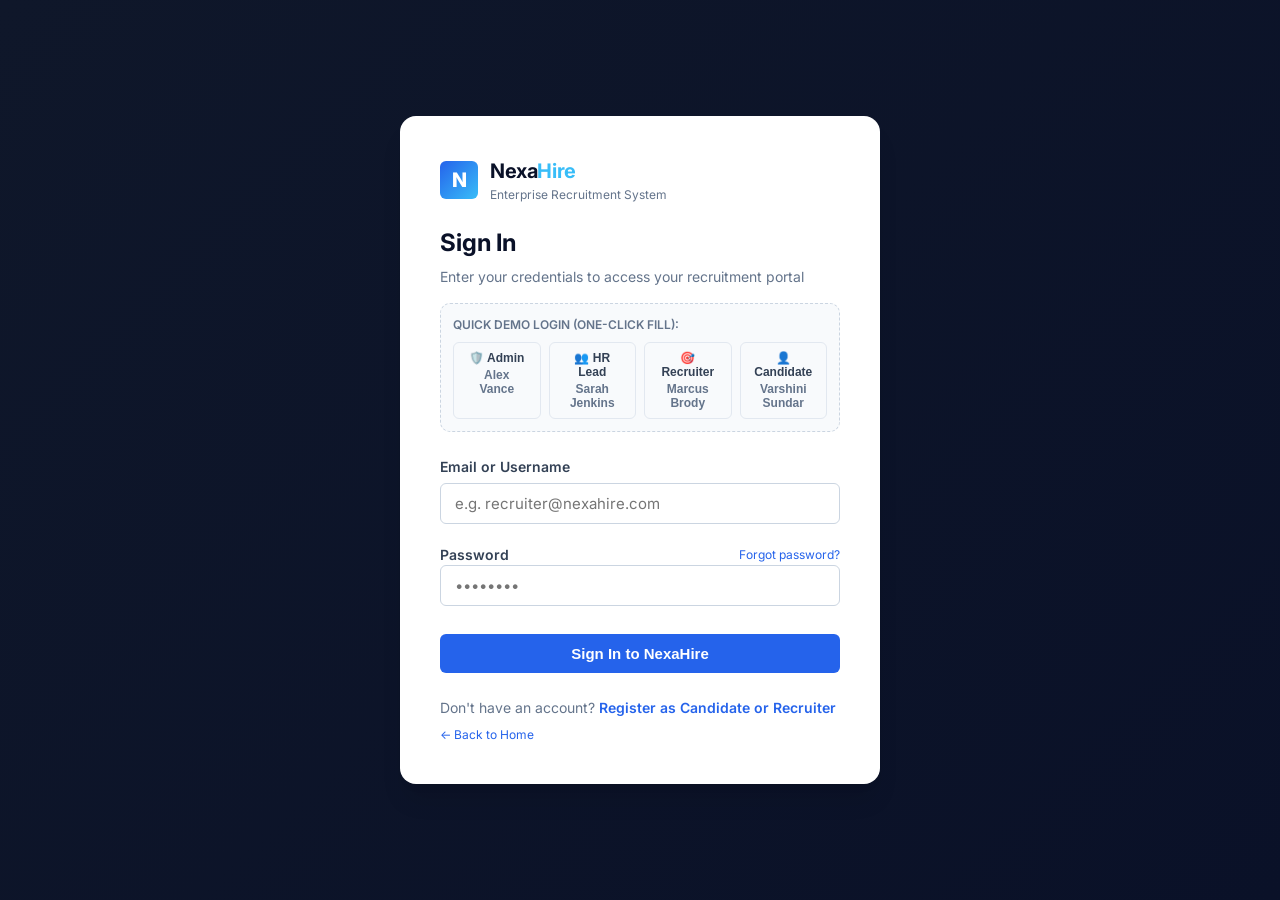
<file: frontend/login.html>
<!DOCTYPE html>
<html lang="en">
<head>
  <meta charset="UTF-8">
  <meta name="viewport" content="width=device-width, initial-scale=1.0">
  <title>Sign In - NexaHire Enterprise</title>
  <link rel="stylesheet" href="css/style.css">
  <link href="https://fonts.googleapis.com/css2?family=Inter:wght@400;500;600;700;800&display=swap" rel="stylesheet">
  <style>
    .auth-wrapper {
      min-height: 100vh;
      display: flex;
      align-items: center;
      justify-content: center;
      background: linear-gradient(135deg, var(--slate-900) 0%, var(--navy-900) 100%);
      padding: 2rem;
    }
    .auth-card {
      background: #ffffff;
      border-radius: var(--radius-lg);
      box-shadow: var(--shadow-xl);
      width: 100%;
      max-width: 480px;
      padding: 2.5rem;
    }
    .quick-role-btn {
      padding: 0.5rem 0.75rem;
      font-size: 0.75rem;
      border: 1px solid var(--slate-200);
      background: var(--slate-50);
      border-radius: var(--radius-sm);
      cursor: pointer;
      font-weight: 600;
      color: var(--slate-700);
      transition: all var(--transition-fast);
      display: flex;
      flex-direction: column;
      align-items: center;
      gap: 0.2rem;
    }
    .quick-role-btn:hover {
      background: var(--primary-light);
      border-color: var(--primary);
      color: var(--primary);
    }
  </style>
</head>
<body>

  <div class="auth-wrapper">
    <div class="auth-card">
      <div class="flex items-center gap-3 mb-6">
        <div class="brand-logo">N</div>
        <div>
          <div class="brand-text" style="color:var(--navy-900);">Nexa<span>Hire</span></div>
          <div class="text-xs text-muted">Enterprise Recruitment System</div>
        </div>
      </div>

      <h2 style="font-size:1.5rem;margin-bottom:0.5rem;">Sign In</h2>
      <p class="text-sm text-muted mb-4">Enter your credentials to access your recruitment portal</p>

      <!-- Quick Fill Role Buttons -->
      <div style="background-color:var(--slate-50);border:1px dashed var(--slate-300);border-radius:var(--radius-md);padding:0.75rem;margin-bottom:1.5rem;">
        <div class="text-xs text-muted mb-2 text-bold">QUICK DEMO LOGIN (ONE-CLICK FILL):</div>
        <div class="grid grid-4 gap-2">
          <button type="button" class="quick-role-btn" onclick="fillDemo('admin@nexahire.com', 'Admin@123')">
            <span>🛡️ Admin</span>
            <span class="text-xs text-muted">Alex Vance</span>
          </button>
          <button type="button" class="quick-role-btn" onclick="fillDemo('hr@nexahire.com', 'Hr@123')">
            <span>👥 HR Lead</span>
            <span class="text-xs text-muted">Sarah Jenkins</span>
          </button>
          <button type="button" class="quick-role-btn" onclick="fillDemo('recruiter@nexahire.com', 'Recruiter@123')">
            <span>🎯 Recruiter</span>
            <span class="text-xs text-muted">Marcus Brody</span>
          </button>
          <button type="button" class="quick-role-btn" onclick="fillDemo('candidate@nexahire.com', 'Candidate@123')">
            <span>👤 Candidate</span>
            <span class="text-xs text-muted">Varshini Sundar</span>
          </button>
        </div>
      </div>

      <form id="login-form">
        <div class="form-group">
          <label class="form-label" for="usernameOrEmail">Email or Username</label>
          <input type="text" id="usernameOrEmail" class="form-control" placeholder="e.g. recruiter@nexahire.com" required>
        </div>

        <div class="form-group">
          <div class="flex justify-between items-center mb-1">
            <label class="form-label" for="password" style="margin-bottom:0;">Password</label>
            <a href="javascript:void(0)" onclick="openModal('forgot-modal')" class="text-xs">Forgot password?</a>
          </div>
          <input type="password" id="password" class="form-control" placeholder="••••••••" required>
        </div>

        <button type="submit" id="submit-btn" class="btn btn-primary w-full mt-2">
          Sign In to NexaHire
        </button>
      </form>

      <div class="mt-6 text-center text-sm text-muted">
        Don't have an account? <a href="register.html" class="text-bold">Register as Candidate or Recruiter</a>
      </div>
      <div class="mt-2 text-center text-xs text-muted">
        <a href="index.html">&larr; Back to Home</a>
      </div>
    </div>
  </div>

  <!-- Forgot Password Modal -->
  <div id="forgot-modal" class="modal-backdrop">
    <div class="modal">
      <div class="modal-header">
        <h4>Reset Password</h4>
        <button class="btn-icon btn-secondary" onclick="closeModal('forgot-modal')">&times;</button>
      </div>
      <form id="forgot-form">
        <div class="modal-body">
          <p class="text-sm text-muted mb-4">Enter your registered email address and we'll generate a secure reset token.</p>
          <div class="form-group">
            <label class="form-label" for="forgot-email">Account Email</label>
            <input type="email" id="forgot-email" class="form-control" placeholder="name@company.com" required>
          </div>
        </div>
        <div class="modal-footer">
          <button type="button" class="btn btn-secondary" onclick="closeModal('forgot-modal')">Cancel</button>
          <button type="submit" class="btn btn-primary">Send Reset Instructions</button>
        </div>
      </form>
    </div>
  </div>

  <script src="js/api.js"></script>
  <script>
    function fillDemo(email, pass) {
      document.getElementById("usernameOrEmail").value = email;
      document.getElementById("password").value = pass;
      showToast(`Filled credentials for ${email}`, "info");
    }

    document.getElementById("login-form").addEventListener("submit", async (e) => {
      e.preventDefault();
      const btn = document.getElementById("submit-btn");
      const usernameOrEmail = document.getElementById("usernameOrEmail").value.trim();
      const password = document.getElementById("password").value;

      btn.disabled = true;
      btn.textContent = "Authenticating...";

      try {
        const res = await apiCall("/auth/login", {
          method: "POST",
          body: JSON.stringify({ usernameOrEmail, password })
        });

        if (res.success && res.data) {
          setAuth(res.data);
          showToast(`Welcome back, ${res.data.fullName}!`, "success");
          setTimeout(() => {
            window.location.href = "dashboard.html";
          }, 800);
        } else {
          showToast(res.message || "Invalid credentials", "error");
        }
      } catch (err) {
        showToast(err.message || "Failed to sign in. Please verify credentials.", "error");
      } finally {
        btn.disabled = false;
        btn.textContent = "Sign In to NexaHire";
      }
    });

    document.getElementById("forgot-form").addEventListener("submit", async (e) => {
      e.preventDefault();
      const email = document.getElementById("forgot-email").value.trim();
      try {
        const res = await apiCall("/auth/forgot-password", {
          method: "POST",
          body: JSON.stringify({ email })
        });
        showToast(res.message || "Reset link generated!", "success");
        closeModal("forgot-modal");
      } catch (err) {
        showToast(err.message, "error");
      }
    });
  </script>
</body>
</html>
</file>
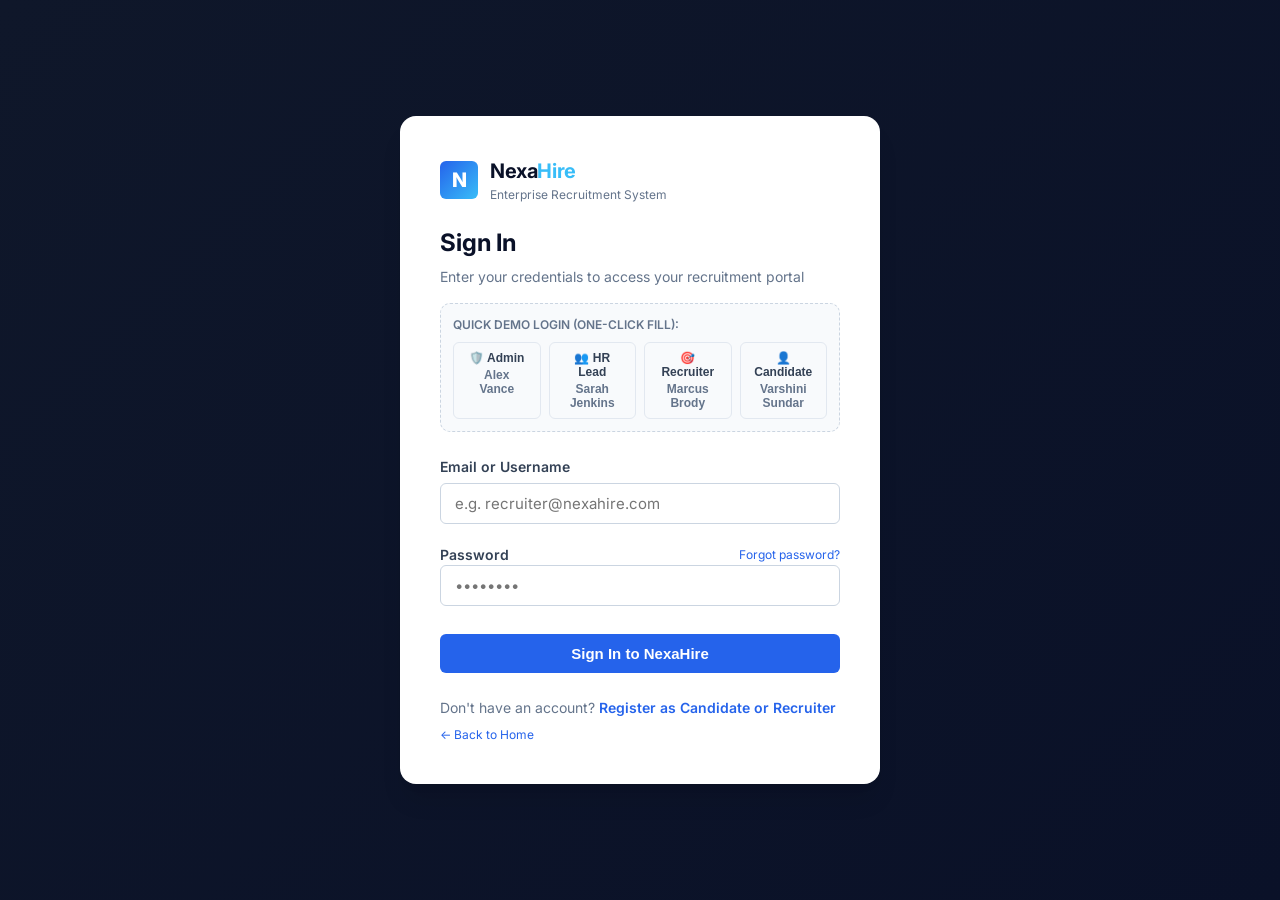
<file: frontend/profile.html>
<!DOCTYPE html>
<html lang="en">
<head>
  <meta charset="UTF-8">
  <meta name="viewport" content="width=device-width, initial-scale=1.0">
  <title>My Profile &amp; Resume - NexaHire Enterprise</title>
  <link rel="stylesheet" href="css/style.css">
  <link href="https://fonts.googleapis.com/css2?family=Inter:wght@400;500;600;700;800&display=swap" rel="stylesheet">
  <style>
    .upload-dropzone {
      border: 2px dashed var(--slate-300);
      background-color: var(--slate-50);
      border-radius: var(--radius-md);
      padding: 2.5rem;
      text-align: center;
      cursor: pointer;
      transition: all var(--transition-fast);
    }
    .upload-dropzone:hover, .upload-dropzone.dragover {
      border-color: var(--primary);
      background-color: var(--primary-light);
    }
  </style>
</head>
<body>

  <div class="app-container">
    <aside class="sidebar">
      <div class="sidebar-brand">
        <div class="brand-logo">N</div>
        <div class="brand-text">Nexa<span>Hire</span></div>
      </div>
      <nav class="sidebar-nav" id="sidebar-nav"></nav>
      <div class="sidebar-footer">
        <div class="user-mini">
          <div class="avatar" id="user-initials">U</div>
          <div style="flex:1;overflow:hidden;">
            <div class="text-sm text-bold" id="user-full-name">User Name</div>
            <span class="badge badge-primary text-xs" id="user-role-badge">ROLE</span>
          </div>
        </div>
      </div>
    </aside>

    <main class="main-content">
      <header class="topbar">
        <h3>Candidate Profile &amp; Resume Parsing</h3>
        <button class="btn btn-secondary btn-sm" onclick="handleLogout()">Sign Out</button>
      </header>

      <div class="page-body">
        <div class="grid grid-3 gap-6">
          <!-- Left Column: Profile Info Form (2-span) -->
          <div style="grid-column: span 2;" class="card">
            <div class="card-header">
              <div>
                <h3>Professional Profile Information</h3>
                <p class="text-xs text-muted">Keep your skills and career highlights up to date for instant keyword scoring</p>
              </div>
            </div>

            <form id="profile-form">
              <div class="grid grid-2 gap-3">
                <div class="form-group">
                  <label class="form-label" for="profile-name">Full Name</label>
                  <input type="text" id="profile-name" class="form-control" required>
                </div>
                <div class="form-group">
                  <label class="form-label" for="profile-phone">Phone Number</label>
                  <input type="tel" id="profile-phone" class="form-control">
                </div>
              </div>

              <div class="form-group">
                <label class="form-label" for="profile-headline">Professional Headline</label>
                <input type="text" id="profile-headline" class="form-control" placeholder="e.g. Senior Java Full Stack Engineer | Microservices & React">
              </div>

              <div class="form-group">
                <label class="form-label" for="profile-summary">Career Summary / Bio</label>
                <textarea id="profile-summary" class="form-control" rows="3" placeholder="Brief summary of your career accomplishments, technologies, and interests..."></textarea>
              </div>

              <div class="form-group">
                <label class="form-label" for="profile-skills">Core Technical Skills (Comma-separated)</label>
                <input type="text" id="profile-skills" class="form-control" placeholder="Java, Spring Boot, MySQL, REST API, React, Docker, AWS">
                <div class="text-xs text-muted mt-1">Used by our keyword engine to automatically score your fit for job applications.</div>
              </div>

              <div class="grid grid-3 gap-3">
                <div class="form-group">
                  <label class="form-label" for="profile-exp">Experience (Years)</label>
                  <input type="number" step="0.5" id="profile-exp" class="form-control" placeholder="5.0">
                </div>
                <div class="form-group">
                  <label class="form-label" for="profile-current-sal">Current Salary ($)</label>
                  <input type="number" id="profile-current-sal" class="form-control" placeholder="90000">
                </div>
                <div class="form-group">
                  <label class="form-label" for="profile-expected-sal">Expected Salary ($)</label>
                  <input type="number" id="profile-expected-sal" class="form-control" placeholder="115000">
                </div>
              </div>

              <div class="grid grid-2 gap-3">
                <div class="form-group">
                  <label class="form-label" for="profile-education">Education / Degree</label>
                  <input type="text" id="profile-education" class="form-control" placeholder="B.S. in Computer Science">
                </div>
                <div class="form-group">
                  <label class="form-label" for="profile-location">Current Location</label>
                  <input type="text" id="profile-location" class="form-control" placeholder="San Francisco, CA (or Remote)">
                </div>
              </div>

              <button type="submit" class="btn btn-primary" id="btn-save-profile">
                Save Profile Changes
              </button>
            </form>
          </div>

          <!-- Right Column: Resume Upload & History -->
          <div class="flex flex-col gap-6">
            <div class="card">
              <div class="card-header">
                <h4>Upload Resume Document</h4>
                <span class="badge badge-primary">PDF / DOCX</span>
              </div>

              <div class="upload-dropzone" id="dropzone" onclick="document.getElementById('resume-file-input').click()">
                <svg width="36" height="36" viewBox="0 0 24 24" fill="none" stroke="var(--primary)" stroke-width="2" class="mb-2"><path d="M21 15v4a2 2 0 0 1-2 2H5a2 2 0 0 1-2-2v-4"/><polyline points="17 8 12 3 7 8"/><line x1="12" y1="3" x2="12" y2="15"/></svg>
                <div class="text-bold text-sm">Click to choose or drag &amp; drop resume</div>
                <div class="text-xs text-muted mt-1">Accepts PDF, DOCX, TXT (Max 10MB)</div>
                <input type="file" id="resume-file-input" style="display:none;" accept=".pdf,.docx,.doc,.txt" onchange="handleFileSelect(event)">
              </div>

              <div id="upload-progress" class="mt-3 text-center text-xs text-muted" style="display:none;">
                Uploading &amp; analyzing keywords...
              </div>
            </div>

            <!-- Resumes List -->
            <div class="card">
              <div class="card-header">
                <h4>Resume Archive</h4>
                <span class="badge badge-neutral" id="resume-count-badge">0</span>
              </div>
              <div id="resumes-list" class="flex flex-col gap-2">
                <p class="text-xs text-muted text-center py-4">No resumes on file.</p>
              </div>
            </div>
          </div>
        </div>
      </div>
    </main>
  </div>

  <script src="js/api.js"></script>
  <script src="js/profile.js"></script>
</body>
</html>
</file>
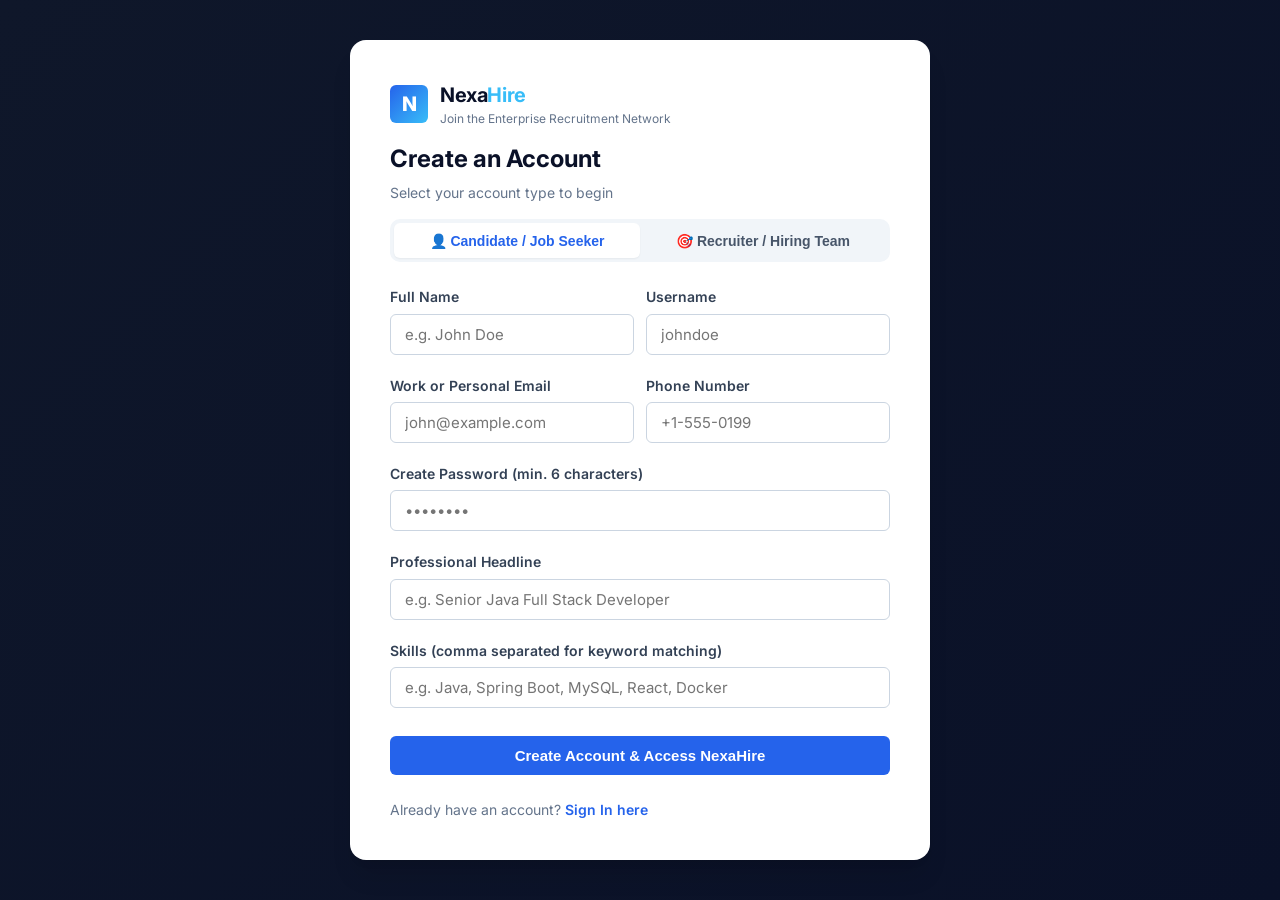
<file: frontend/register.html>
<!DOCTYPE html>
<html lang="en">
<head>
  <meta charset="UTF-8">
  <meta name="viewport" content="width=device-width, initial-scale=1.0">
  <title>Create Account - NexaHire Enterprise</title>
  <link rel="stylesheet" href="css/style.css">
  <link href="https://fonts.googleapis.com/css2?family=Inter:wght@400;500;600;700;800&display=swap" rel="stylesheet">
  <style>
    .auth-wrapper {
      min-height: 100vh;
      display: flex;
      align-items: center;
      justify-content: center;
      background: linear-gradient(135deg, var(--slate-900) 0%, var(--navy-900) 100%);
      padding: 2rem;
    }
    .auth-card {
      background: #ffffff;
      border-radius: var(--radius-lg);
      box-shadow: var(--shadow-xl);
      width: 100%;
      max-width: 580px;
      padding: 2.5rem;
    }
    .role-toggle {
      display: flex;
      background-color: var(--slate-100);
      padding: 0.25rem;
      border-radius: var(--radius-md);
      margin-bottom: 1.5rem;
    }
    .role-toggle-btn {
      flex: 1;
      padding: 0.6rem;
      text-align: center;
      font-size: 0.875rem;
      font-weight: 600;
      border: none;
      background: transparent;
      border-radius: var(--radius-sm);
      cursor: pointer;
      color: var(--slate-600);
      transition: all var(--transition-fast);
    }
    .role-toggle-btn.active {
      background: #ffffff;
      color: var(--primary);
      box-shadow: var(--shadow-sm);
    }
  </style>
</head>
<body>

  <div class="auth-wrapper">
    <div class="auth-card">
      <div class="flex items-center gap-3 mb-4">
        <div class="brand-logo">N</div>
        <div>
          <div class="brand-text" style="color:var(--navy-900);">Nexa<span>Hire</span></div>
          <div class="text-xs text-muted">Join the Enterprise Recruitment Network</div>
        </div>
      </div>

      <h2 style="font-size:1.5rem;margin-bottom:0.5rem;">Create an Account</h2>
      <p class="text-sm text-muted mb-4">Select your account type to begin</p>

      <div class="role-toggle">
        <button type="button" class="role-toggle-btn active" id="btn-candidate" onclick="selectRole('ROLE_CANDIDATE')">
          👤 Candidate / Job Seeker
        </button>
        <button type="button" class="role-toggle-btn" id="btn-recruiter" onclick="selectRole('ROLE_RECRUITER')">
          🎯 Recruiter / Hiring Team
        </button>
      </div>

      <form id="register-form">
        <input type="hidden" id="selected-role" value="ROLE_CANDIDATE">

        <div class="grid grid-2 gap-3">
          <div class="form-group">
            <label class="form-label" for="fullName">Full Name</label>
            <input type="text" id="fullName" class="form-control" placeholder="e.g. John Doe" required>
          </div>
          <div class="form-group">
            <label class="form-label" for="username">Username</label>
            <input type="text" id="username" class="form-control" placeholder="johndoe" required>
          </div>
        </div>

        <div class="grid grid-2 gap-3">
          <div class="form-group">
            <label class="form-label" for="email">Work or Personal Email</label>
            <input type="email" id="email" class="form-control" placeholder="john@example.com" required>
          </div>
          <div class="form-group">
            <label class="form-label" for="phone">Phone Number</label>
            <input type="tel" id="phone" class="form-control" placeholder="+1-555-0199">
          </div>
        </div>

        <div class="form-group">
          <label class="form-label" for="password">Create Password (min. 6 characters)</label>
          <input type="password" id="password" class="form-control" placeholder="••••••••" minlength="6" required>
        </div>

        <!-- Candidate specific fields -->
        <div id="candidate-fields">
          <div class="form-group">
            <label class="form-label" for="headline">Professional Headline</label>
            <input type="text" id="headline" class="form-control" placeholder="e.g. Senior Java Full Stack Developer">
          </div>
          <div class="form-group">
            <label class="form-label" for="skills">Skills (comma separated for keyword matching)</label>
            <input type="text" id="skills" class="form-control" placeholder="e.g. Java, Spring Boot, MySQL, React, Docker">
          </div>
        </div>

        <!-- Recruiter specific fields -->
        <div id="recruiter-fields" style="display:none;">
          <div class="grid grid-2 gap-3">
            <div class="form-group">
              <label class="form-label" for="department">Department</label>
              <input type="text" id="department" class="form-control" placeholder="Engineering Recruitment">
            </div>
            <div class="form-group">
              <label class="form-label" for="designation">Job Title / Designation</label>
              <input type="text" id="designation" class="form-control" placeholder="Lead Talent Partner">
            </div>
          </div>
          <div class="form-group">
            <label class="form-label" for="companyName">Company / Organization</label>
            <input type="text" id="companyName" class="form-control" placeholder="Acme Corp Global">
          </div>
        </div>

        <button type="submit" id="submit-btn" class="btn btn-primary w-full mt-2">
          Create Account &amp; Access NexaHire
        </button>
      </form>

      <div class="mt-6 text-center text-sm text-muted">
        Already have an account? <a href="login.html" class="text-bold">Sign In here</a>
      </div>
    </div>
  </div>

  <script src="js/api.js"></script>
  <script>
    function selectRole(role) {
      document.getElementById("selected-role").value = role;
      const btnCandidate = document.getElementById("btn-candidate");
      const btnRecruiter = document.getElementById("btn-recruiter");
      const candidateFields = document.getElementById("candidate-fields");
      const recruiterFields = document.getElementById("recruiter-fields");

      if (role === "ROLE_CANDIDATE") {
        btnCandidate.classList.add("active");
        btnRecruiter.classList.remove("active");
        candidateFields.style.display = "block";
        recruiterFields.style.display = "none";
      } else {
        btnRecruiter.classList.add("active");
        btnCandidate.classList.remove("active");
        recruiterFields.style.display = "block";
        candidateFields.style.display = "none";
      }
    }

    document.getElementById("register-form").addEventListener("submit", async (e) => {
      e.preventDefault();
      const btn = document.getElementById("submit-btn");
      btn.disabled = true;
      btn.textContent = "Creating Account...";

      const role = document.getElementById("selected-role").value;
      const payload = {
        fullName: document.getElementById("fullName").value.trim(),
        username: document.getElementById("username").value.trim(),
        email: document.getElementById("email").value.trim(),
        phone: document.getElementById("phone").value.trim(),
        password: document.getElementById("password").value,
        roleName: role
      };

      if (role === "ROLE_CANDIDATE") {
        payload.headline = document.getElementById("headline").value.trim();
        payload.skills = document.getElementById("skills").value.trim();
      } else {
        payload.department = document.getElementById("department").value.trim();
        payload.designation = document.getElementById("designation").value.trim();
        payload.companyName = document.getElementById("companyName").value.trim();
      }

      try {
        const res = await apiCall("/auth/register", {
          method: "POST",
          body: JSON.stringify(payload)
        });

        if (res.success && res.data) {
          setAuth(res.data);
          showToast("Account created successfully! Redirecting...", "success");
          setTimeout(() => {
            window.location.href = "dashboard.html";
          }, 900);
        } else {
          showToast(res.message || "Registration failed", "error");
        }
      } catch (err) {
        showToast(err.message || "Registration failed. Please check inputs.", "error");
      } finally {
        btn.disabled = false;
        btn.textContent = "Create Account & Access NexaHire";
      }
    });
  </script>
</body>
</html>
</file>
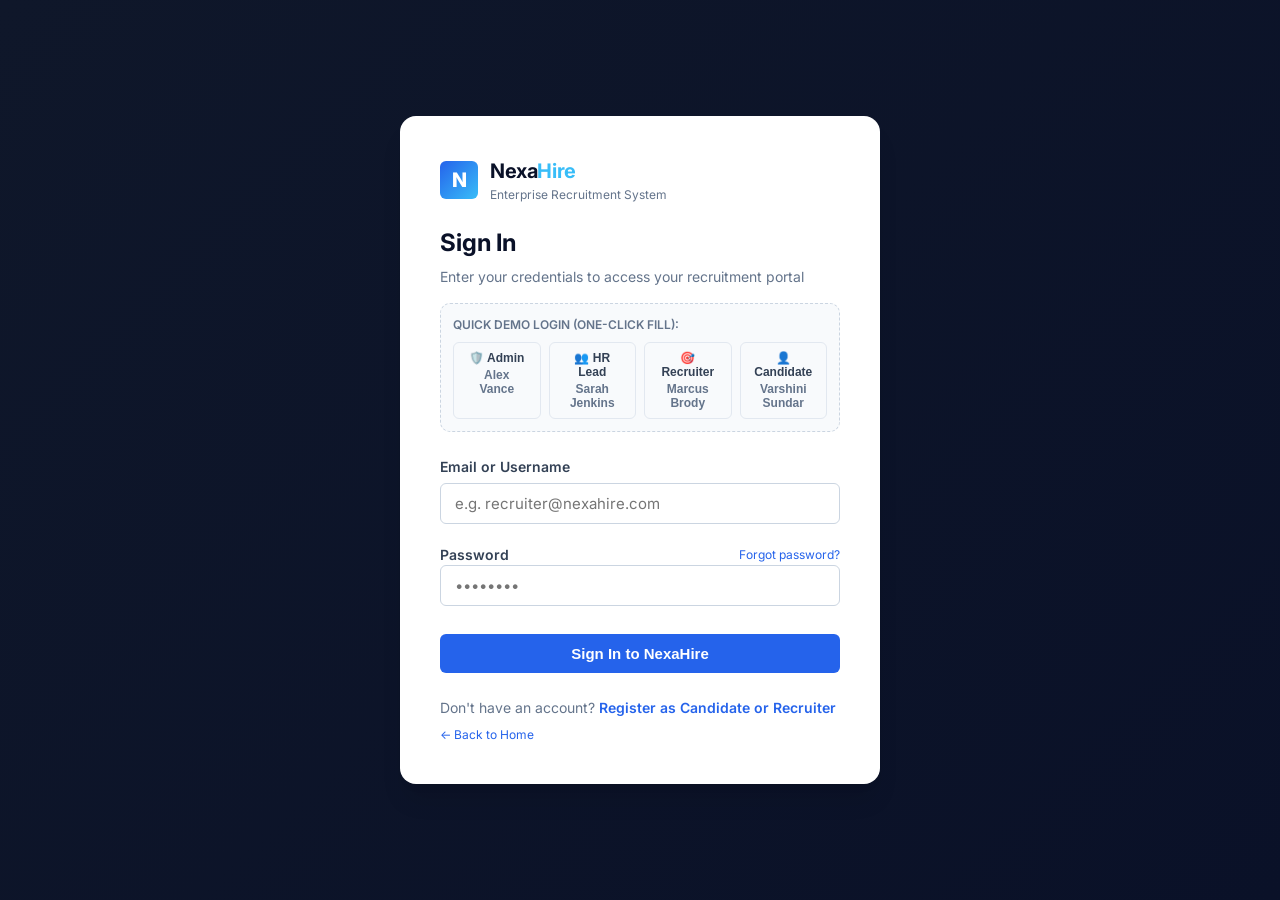
<file: frontend/users.html>
<!DOCTYPE html>
<html lang="en">
<head>
  <meta charset="UTF-8">
  <meta name="viewport" content="width=device-width, initial-scale=1.0">
  <title>User Governance & Audit Logs - NexaHire Enterprise</title>
  <link rel="stylesheet" href="css/style.css">
  <link href="https://fonts.googleapis.com/css2?family=Inter:wght@400;500;600;700;800&display=swap" rel="stylesheet">
  <style>
    .tab-nav {
      display: flex;
      gap: 1rem;
      border-bottom: 2px solid var(--slate-200);
      margin-bottom: 1.5rem;
    }
    .tab-link {
      padding: 0.6rem 0.2rem;
      font-weight: 600;
      color: var(--slate-500);
      border-bottom: 2px solid transparent;
      margin-bottom: -2px;
      cursor: pointer;
    }
    .tab-link.active {
      color: var(--primary);
      border-bottom-color: var(--primary);
    }
  </style>
</head>
<body>

  <div class="app-container">
    <aside class="sidebar">
      <div class="sidebar-brand">
        <div class="brand-logo">N</div>
        <div class="brand-text">Nexa<span>Hire</span></div>
      </div>
      <nav class="sidebar-nav" id="sidebar-nav"></nav>
      <div class="sidebar-footer">
        <div class="user-mini">
          <div class="avatar" id="user-initials">U</div>
          <div style="flex:1;overflow:hidden;">
            <div class="text-sm text-bold" id="user-full-name">User Name</div>
            <span class="badge badge-primary text-xs" id="user-role-badge">ROLE</span>
          </div>
        </div>
      </div>
    </aside>

    <main class="main-content">
      <header class="topbar">
        <h3>User Management &amp; System Audit</h3>
        <button class="btn btn-secondary btn-sm" onclick="handleLogout()">Sign Out</button>
      </header>

      <div class="page-body">
        <div class="tab-nav">
          <div class="tab-link active" id="tab-users" onclick="switchAdminTab('users')">System Accounts &amp; Roles</div>
          <div class="tab-link" id="tab-audit" onclick="switchAdminTab('audit')">Enterprise Audit Logs</div>
        </div>

        <!-- Users Section -->
        <div id="users-section">
          <div class="card mb-6">
            <div class="card-header">
              <div>
                <h3>Registered System Users</h3>
                <p class="text-xs text-muted">Manage roles, update statuses, and enforce platform access controls</p>
              </div>
              <button class="btn btn-secondary btn-sm" onclick="loadUsers()">Refresh</button>
            </div>

            <div class="table-responsive">
              <table class="table">
                <thead>
                  <tr>
                    <th>User / Full Name</th>
                    <th>Email Address</th>
                    <th>Role Assigned</th>
                    <th>Account Status</th>
                    <th>Joined</th>
                    <th>Actions</th>
                  </tr>
                </thead>
                <tbody id="users-table-body">
                  <tr><td colspan="6" class="text-center p-6 text-muted">Loading user accounts...</td></tr>
                </tbody>
              </table>
            </div>
          </div>
        </div>

        <!-- Audit Logs Section -->
        <div id="audit-section" style="display:none;">
          <div class="card mb-6">
            <div class="card-header">
              <div>
                <h3>System Activity &amp; Audit Trail</h3>
                <p class="text-xs text-muted">Immutable log of security events, requisition creations, and status modifications</p>
              </div>
              <button class="btn btn-secondary btn-sm" onclick="loadAuditLogs()">Refresh Logs</button>
            </div>

            <div class="table-responsive">
              <table class="table">
                <thead>
                  <tr>
                    <th>Timestamp</th>
                    <th>Action</th>
                    <th>Entity</th>
                    <th>Operator</th>
                    <th>IP Address</th>
                    <th>Details</th>
                  </tr>
                </thead>
                <tbody id="audit-table-body">
                  <tr><td colspan="6" class="text-center p-6 text-muted">Loading audit entries...</td></tr>
                </tbody>
              </table>
            </div>
          </div>
        </div>

      </div>
    </main>
  </div>

  <!-- Edit User Modal -->
  <div id="edit-user-modal" class="modal-backdrop">
    <div class="modal">
      <div class="modal-header">
        <h4>Modify User Role &amp; Status</h4>
        <button class="btn-icon btn-secondary" onclick="closeModal('edit-user-modal')">&times;</button>
      </div>
      <form id="edit-user-form">
        <input type="hidden" id="edit-user-id">
        <div class="modal-body">
          <div class="form-group">
            <label class="form-label" for="edit-full-name">Full Name</label>
            <input type="text" id="edit-full-name" class="form-control" required>
          </div>
          <div class="form-group">
            <label class="form-label" for="edit-phone">Phone</label>
            <input type="text" id="edit-phone" class="form-control">
          </div>
          <div class="grid grid-2 gap-3">
            <div class="form-group">
              <label class="form-label" for="edit-role">System Role</label>
              <select id="edit-role" class="form-control">
                <option value="ROLE_ADMIN">ADMIN (Full Access)</option>
                <option value="ROLE_HR_MANAGER">HR MANAGER (Strategic HR)</option>
                <option value="ROLE_RECRUITER">RECRUITER (Pipeline & Sourcing)</option>
                <option value="ROLE_CANDIDATE">CANDIDATE (Applicant)</option>
              </select>
            </div>
            <div class="form-group">
              <label class="form-label" for="edit-status">Account Status</label>
              <select id="edit-status" class="form-control">
                <option value="ACTIVE">ACTIVE</option>
                <option value="INACTIVE">INACTIVE</option>
                <option value="SUSPENDED">SUSPENDED</option>
              </select>
            </div>
          </div>
        </div>
        <div class="modal-footer">
          <button type="button" class="btn btn-secondary" onclick="closeModal('edit-user-modal')">Cancel</button>
          <button type="submit" class="btn btn-primary">Save Changes</button>
        </div>
      </form>
    </div>
  </div>

  <script src="js/api.js"></script>
  <script src="js/users.js"></script>
</body>
</html>
</file>
<file: frontend/css/style.css>
/* ==========================================================================
   NexaHire Enterprise Design System
   Color Palette: Navy Blue, Crisp White, Slate Neutral & Accent Highlights
   ========================================================================== */

:root {
  --navy-900: #0a1128;
  --navy-800: #0f1c3f;
  --navy-700: #1c2b59;
  --navy-600: #253975;
  --primary: #2563eb;
  --primary-hover: #1d4ed8;
  --primary-light: #eff6ff;
  --accent: #38bdf8;
  --accent-glow: rgba(56, 189, 248, 0.15);

  --slate-50: #f8fafc;
  --slate-100: #f1f5f9;
  --slate-200: #e2e8f0;
  --slate-300: #cbd5e1;
  --slate-400: #94a3b8;
  --slate-500: #64748b;
  --slate-600: #475569;
  --slate-700: #334155;
  --slate-800: #1e293b;
  --slate-900: #0f172a;

  --success: #10b981;
  --success-bg: #ecfdf5;
  --warning: #f59e0b;
  --warning-bg: #fffbeb;
  --danger: #ef4444;
  --danger-bg: #fef2f2;
  --info: #0ea5e9;
  --info-bg: #f0f9ff;

  --font-family: -apple-system, BlinkMacSystemFont, "Inter", "Segoe UI", Roboto, Helvetica, Arial, sans-serif;
  --radius-sm: 6px;
  --radius-md: 10px;
  --radius-lg: 16px;
  --radius-full: 9999px;

  --shadow-sm: 0 1px 2px 0 rgba(0, 0, 0, 0.05);
  --shadow-md: 0 4px 6px -1px rgba(0, 0, 0, 0.07), 0 2px 4px -2px rgba(0, 0, 0, 0.05);
  --shadow-lg: 0 10px 15px -3px rgba(0, 0, 0, 0.08), 0 4px 6px -4px rgba(0, 0, 0, 0.04);
  --shadow-xl: 0 20px 25px -5px rgba(0, 0, 0, 0.1), 0 8px 10px -6px rgba(0, 0, 0, 0.06);

  --sidebar-width: 260px;
  --header-height: 70px;
  --transition-fast: 0.15s ease;
  --transition-normal: 0.25s ease;
}

*, *::before, *::after {
  box-sizing: border-box;
  margin: 0;
  padding: 0;
}

body {
  font-family: var(--font-family);
  background-color: var(--slate-50);
  color: var(--slate-800);
  line-height: 1.5;
  font-size: 15px;
  -webkit-font-smoothing: antialiased;
}

a {
  color: var(--primary);
  text-decoration: none;
  transition: color var(--transition-fast);
}

a:hover {
  color: var(--primary-hover);
}

/* ==========================================================================
   Typography & Utilities
   ========================================================================== */
h1, h2, h3, h4, h5, h6 {
  color: var(--navy-900);
  font-weight: 700;
  line-height: 1.25;
}

h1 { font-size: 2.25rem; }
h2 { font-size: 1.75rem; }
h3 { font-size: 1.35rem; }
h4 { font-size: 1.15rem; }

p {
  color: var(--slate-600);
}

.text-muted { color: var(--slate-500); }
.text-sm { font-size: 0.875rem; }
.text-xs { font-size: 0.75rem; }
.text-bold { font-weight: 600; }
.text-success { color: var(--success); }
.text-danger { color: var(--danger); }
.text-warning { color: var(--warning); }

.flex { display: flex; }
.flex-col { display: flex; flex-direction: column; }
.items-center { align-items: center; }
.justify-between { justify-content: space-between; }
.justify-center { justify-content: center; }
.gap-1 { gap: 0.25rem; }
.gap-2 { gap: 0.5rem; }
.gap-3 { gap: 0.75rem; }
.gap-4 { gap: 1rem; }
.gap-6 { gap: 1.5rem; }

.grid { display: grid; }
.grid-2 { grid-template-columns: repeat(2, 1fr); }
.grid-3 { grid-template-columns: repeat(3, 1fr); }
.grid-4 { grid-template-columns: repeat(4, 1fr); }

.w-full { width: 100%; }
.mt-2 { margin-top: 0.5rem; }
.mt-4 { margin-top: 1rem; }
.mt-6 { margin-top: 1.5rem; }
.mb-2 { margin-bottom: 0.5rem; }
.mb-4 { margin-bottom: 1rem; }
.mb-6 { margin-bottom: 1.5rem; }

/* ==========================================================================
   Buttons
   ========================================================================== */
.btn {
  display: inline-flex;
  align-items: center;
  justify-content: center;
  gap: 0.5rem;
  padding: 0.625rem 1.25rem;
  font-size: 0.9375rem;
  font-weight: 600;
  border-radius: var(--radius-sm);
  border: 1px solid transparent;
  cursor: pointer;
  transition: all var(--transition-fast);
  white-space: nowrap;
}

.btn-primary {
  background-color: var(--primary);
  color: #ffffff;
}
.btn-primary:hover {
  background-color: var(--primary-hover);
  box-shadow: 0 4px 12px rgba(37, 99, 235, 0.25);
}

.btn-secondary {
  background-color: var(--slate-100);
  color: var(--slate-700);
  border-color: var(--slate-200);
}
.btn-secondary:hover {
  background-color: var(--slate-200);
  color: var(--slate-900);
}

.btn-outline {
  background: transparent;
  border-color: var(--slate-300);
  color: var(--slate-700);
}
.btn-outline:hover {
  border-color: var(--primary);
  color: var(--primary);
  background-color: var(--primary-light);
}

.btn-navy {
  background-color: var(--navy-800);
  color: #ffffff;
}
.btn-navy:hover {
  background-color: var(--navy-900);
}

.btn-danger {
  background-color: var(--danger);
  color: #ffffff;
}
.btn-danger:hover {
  background-color: #dc2626;
}

.btn-success {
  background-color: var(--success);
  color: #ffffff;
}
.btn-success:hover {
  background-color: #059669;
}

.btn-sm {
  padding: 0.375rem 0.75rem;
  font-size: 0.8125rem;
}

.btn-lg {
  padding: 0.875rem 1.75rem;
  font-size: 1.05rem;
  border-radius: var(--radius-md);
}

.btn-icon {
  width: 36px;
  height: 36px;
  padding: 0;
  border-radius: var(--radius-sm);
  display: inline-flex;
  align-items: center;
  justify-content: center;
}

/* ==========================================================================
   Badges & Tags
   ========================================================================== */
.badge {
  display: inline-flex;
  align-items: center;
  gap: 0.35rem;
  padding: 0.25rem 0.65rem;
  border-radius: var(--radius-full);
  font-size: 0.75rem;
  font-weight: 600;
  letter-spacing: 0.02em;
}

.badge-primary { background-color: var(--primary-light); color: var(--primary); }
.badge-success { background-color: var(--success-bg); color: var(--success); }
.badge-warning { background-color: var(--warning-bg); color: var(--warning); }
.badge-danger { background-color: var(--danger-bg); color: var(--danger); }
.badge-info { background-color: var(--info-bg); color: var(--info); }
.badge-neutral { background-color: var(--slate-100); color: var(--slate-600); }
.badge-navy { background-color: var(--navy-800); color: #ffffff; }

.skill-tag {
  display: inline-block;
  padding: 0.2rem 0.55rem;
  background-color: var(--slate-100);
  color: var(--slate-700);
  font-size: 0.75rem;
  font-weight: 500;
  border-radius: var(--radius-sm);
  border: 1px solid var(--slate-200);
  margin-right: 0.3rem;
  margin-bottom: 0.3rem;
}

.skill-tag.matched {
  background-color: var(--success-bg);
  border-color: #a7f3d0;
  color: #065f46;
}

.skill-tag.missing {
  background-color: var(--danger-bg);
  border-color: #fecaca;
  color: #991b1b;
}

/* ==========================================================================
   Form Controls
   ========================================================================== */
.form-group {
  margin-bottom: 1.25rem;
}

.form-label {
  display: block;
  font-size: 0.875rem;
  font-weight: 600;
  color: var(--slate-700);
  margin-bottom: 0.4rem;
}

.form-control {
  width: 100%;
  padding: 0.625rem 0.875rem;
  font-size: 0.9375rem;
  font-family: inherit;
  color: var(--slate-800);
  background-color: #ffffff;
  border: 1px solid var(--slate-300);
  border-radius: var(--radius-sm);
  transition: border-color var(--transition-fast), box-shadow var(--transition-fast);
}

.form-control:focus {
  outline: none;
  border-color: var(--primary);
  box-shadow: 0 0 0 3px rgba(37, 99, 235, 0.15);
}

textarea.form-control {
  min-height: 90px;
  resize: vertical;
}

.input-group {
  position: relative;
  display: flex;
  align-items: center;
}

.input-icon {
  position: absolute;
  left: 0.875rem;
  color: var(--slate-400);
  pointer-events: none;
}

.input-group .form-control {
  padding-left: 2.5rem;
}

/* ==========================================================================
   Cards & Surfaces
   ========================================================================== */
.card {
  background-color: #ffffff;
  border-radius: var(--radius-md);
  border: 1px solid var(--slate-200);
  box-shadow: var(--shadow-sm);
  padding: 1.5rem;
  transition: box-shadow var(--transition-fast), transform var(--transition-fast);
}

.card:hover {
  box-shadow: var(--shadow-md);
}

.card-header {
  display: flex;
  align-items: center;
  justify-content: space-between;
  padding-bottom: 1rem;
  margin-bottom: 1rem;
  border-bottom: 1px solid var(--slate-100);
}

.stat-card {
  background: #ffffff;
  border: 1px solid var(--slate-200);
  border-radius: var(--radius-md);
  padding: 1.25rem;
  display: flex;
  align-items: flex-start;
  justify-content: space-between;
  box-shadow: var(--shadow-sm);
  position: relative;
  overflow: hidden;
}

.stat-card::after {
  content: "";
  position: absolute;
  top: 0;
  left: 0;
  width: 4px;
  height: 100%;
  background-color: var(--primary);
}

.stat-card.stat-navy::after { background-color: var(--navy-800); }
.stat-card.stat-success::after { background-color: var(--success); }
.stat-card.stat-warning::after { background-color: var(--warning); }
.stat-card.stat-danger::after { background-color: var(--danger); }

.stat-val {
  font-size: 2rem;
  font-weight: 700;
  color: var(--navy-900);
  line-height: 1;
  margin-top: 0.5rem;
}

.stat-label {
  font-size: 0.875rem;
  font-weight: 500;
  color: var(--slate-500);
}

.stat-icon {
  width: 44px;
  height: 44px;
  border-radius: var(--radius-sm);
  background-color: var(--primary-light);
  color: var(--primary);
  display: flex;
  align-items: center;
  justify-content: center;
  font-size: 1.25rem;
}

/* ==========================================================================
   Layout: Sidebar, Topbar & Main Dashboard
   ========================================================================== */
.app-container {
  display: flex;
  min-height: 100vh;
}

.sidebar {
  width: var(--sidebar-width);
  background-color: var(--navy-900);
  color: #ffffff;
  display: flex;
  flex-direction: column;
  position: fixed;
  top: 0;
  left: 0;
  bottom: 0;
  z-index: 100;
  border-right: 1px solid rgba(255, 255, 255, 0.08);
  transition: transform var(--transition-normal);
}

.sidebar-brand {
  height: var(--header-height);
  display: flex;
  align-items: center;
  padding: 0 1.5rem;
  gap: 0.75rem;
  border-bottom: 1px solid rgba(255, 255, 255, 0.08);
}

.brand-logo {
  width: 38px;
  height: 38px;
  background: linear-gradient(135deg, var(--primary), var(--accent));
  border-radius: var(--radius-sm);
  display: flex;
  align-items: center;
  justify-content: center;
  font-weight: 800;
  color: #ffffff;
  font-size: 1.25rem;
}

.brand-text {
  font-size: 1.25rem;
  font-weight: 700;
  letter-spacing: -0.02em;
  color: #ffffff;
}

.brand-text span {
  color: var(--accent);
}

.sidebar-nav {
  flex: 1;
  padding: 1.5rem 0.75rem;
  overflow-y: auto;
}

.nav-section-title {
  font-size: 0.6875rem;
  font-weight: 700;
  text-transform: uppercase;
  letter-spacing: 0.08em;
  color: var(--slate-400);
  padding: 0.5rem 0.75rem;
  margin-top: 0.75rem;
}

.nav-item {
  display: flex;
  align-items: center;
  gap: 0.75rem;
  padding: 0.65rem 0.85rem;
  color: var(--slate-300);
  border-radius: var(--radius-sm);
  font-size: 0.9375rem;
  font-weight: 500;
  transition: all var(--transition-fast);
  margin-bottom: 0.25rem;
}

.nav-item:hover {
  color: #ffffff;
  background-color: rgba(255, 255, 255, 0.06);
}

.nav-item.active {
  color: #ffffff;
  background-color: var(--primary);
  font-weight: 600;
}

.sidebar-footer {
  padding: 1rem 1.25rem;
  border-top: 1px solid rgba(255, 255, 255, 0.08);
  background-color: rgba(0, 0, 0, 0.2);
}

.user-mini {
  display: flex;
  align-items: center;
  gap: 0.75rem;
}

.avatar {
  width: 38px;
  height: 38px;
  border-radius: var(--radius-full);
  background-color: var(--primary);
  color: #ffffff;
  font-weight: 600;
  display: flex;
  align-items: center;
  justify-content: center;
  font-size: 0.875rem;
}

.main-content {
  flex: 1;
  margin-left: var(--sidebar-width);
  min-height: 100vh;
  display: flex;
  flex-direction: column;
}

.topbar {
  height: var(--header-height);
  background-color: #ffffff;
  border-bottom: 1px solid var(--slate-200);
  padding: 0 2rem;
  display: flex;
  align-items: center;
  justify-content: space-between;
  position: sticky;
  top: 0;
  z-index: 90;
}

.page-body {
  padding: 2rem;
  flex: 1;
}

/* ==========================================================================
   Tables
   ========================================================================== */
.table-responsive {
  width: 100%;
  overflow-x: auto;
  border-radius: var(--radius-md);
  border: 1px solid var(--slate-200);
  background: #ffffff;
}

.table {
  width: 100%;
  border-collapse: collapse;
  text-align: left;
  font-size: 0.9375rem;
}

.table th {
  background-color: var(--slate-50);
  color: var(--slate-600);
  font-weight: 600;
  font-size: 0.8125rem;
  text-transform: uppercase;
  letter-spacing: 0.04em;
  padding: 0.875rem 1.25rem;
  border-bottom: 1px solid var(--slate-200);
}

.table td {
  padding: 1rem 1.25rem;
  border-bottom: 1px solid var(--slate-100);
  color: var(--slate-700);
  vertical-align: middle;
}

.table tr:hover td {
  background-color: var(--slate-50);
}

/* ==========================================================================
   ATS Kanban Pipeline
   ========================================================================== */
.pipeline-container {
  display: flex;
  gap: 1rem;
  overflow-x: auto;
  padding-bottom: 1rem;
}

.pipeline-col {
  flex: 0 0 300px;
  background-color: var(--slate-100);
  border-radius: var(--radius-md);
  padding: 1rem;
  display: flex;
  flex-direction: column;
  max-height: calc(100vh - 200px);
}

.pipeline-header {
  display: flex;
  align-items: center;
  justify-content: space-between;
  margin-bottom: 1rem;
  font-weight: 700;
  font-size: 0.9375rem;
  color: var(--navy-800);
}

.pipeline-list {
  flex: 1;
  overflow-y: auto;
  display: flex;
  flex-direction: column;
  gap: 0.75rem;
}

.candidate-card {
  background: #ffffff;
  border: 1px solid var(--slate-200);
  border-radius: var(--radius-sm);
  padding: 1rem;
  box-shadow: var(--shadow-sm);
  cursor: pointer;
  transition: transform var(--transition-fast), box-shadow var(--transition-fast);
}

.candidate-card:hover {
  transform: translateY(-2px);
  box-shadow: var(--shadow-md);
  border-color: var(--primary);
}

/* Match Score Circular Gauge / Badge */
.match-score-badge {
  display: inline-flex;
  align-items: center;
  gap: 0.25rem;
  padding: 0.2rem 0.5rem;
  border-radius: var(--radius-full);
  font-weight: 700;
  font-size: 0.75rem;
}

.score-high { background-color: var(--success-bg); color: #047857; }
.score-medium { background-color: var(--warning-bg); color: #b45309; }
.score-low { background-color: var(--danger-bg); color: #b91c1c; }

/* ==========================================================================
   Modals
   ========================================================================== */
.modal-backdrop {
  position: fixed;
  top: 0;
  left: 0;
  right: 0;
  bottom: 0;
  background-color: rgba(15, 23, 42, 0.6);
  backdrop-filter: blur(4px);
  display: flex;
  align-items: center;
  justify-content: center;
  z-index: 1000;
  opacity: 0;
  visibility: hidden;
  transition: opacity var(--transition-normal);
}

.modal-backdrop.show {
  opacity: 1;
  visibility: visible;
}

.modal {
  background: #ffffff;
  border-radius: var(--radius-lg);
  width: 100%;
  max-width: 650px;
  max-height: 90vh;
  overflow-y: auto;
  box-shadow: var(--shadow-xl);
  transform: translateY(20px);
  transition: transform var(--transition-normal);
}

.modal-backdrop.show .modal {
  transform: translateY(0);
}

.modal-header {
  padding: 1.25rem 1.75rem;
  border-bottom: 1px solid var(--slate-200);
  display: flex;
  align-items: center;
  justify-content: space-between;
}

.modal-body {
  padding: 1.75rem;
}

.modal-footer {
  padding: 1.25rem 1.75rem;
  border-top: 1px solid var(--slate-200);
  display: flex;
  align-items: center;
  justify-content: flex-end;
  gap: 0.75rem;
  background-color: var(--slate-50);
}

/* ==========================================================================
   Toast Notification System
   ========================================================================== */
.toast-container {
  position: fixed;
  bottom: 1.5rem;
  right: 1.5rem;
  z-index: 2000;
  display: flex;
  flex-direction: column;
  gap: 0.5rem;
}

.toast {
  background: #ffffff;
  border-radius: var(--radius-sm);
  padding: 0.875rem 1.25rem;
  border-left: 4px solid var(--primary);
  box-shadow: var(--shadow-lg);
  font-size: 0.875rem;
  color: var(--slate-800);
  min-width: 280px;
  max-width: 400px;
  display: flex;
  align-items: center;
  justify-content: space-between;
  animation: slideInRight 0.3s ease forwards;
}

.toast.toast-success { border-left-color: var(--success); }
.toast.toast-error { border-left-color: var(--danger); }
.toast.toast-warning { border-left-color: var(--warning); }

@keyframes slideInRight {
  from { transform: translateX(100%); opacity: 0; }
  to { transform: translateX(0); opacity: 1; }
}

/* ==========================================================================
   Landing Page Styles
   ========================================================================== */
.landing-nav {
  height: 75px;
  background-color: var(--navy-900);
  border-bottom: 1px solid rgba(255, 255, 255, 0.1);
  padding: 0 4rem;
  display: flex;
  align-items: center;
  justify-content: space-between;
}

.hero-section {
  background: linear-gradient(135deg, var(--navy-900) 0%, var(--navy-800) 50%, var(--slate-900) 100%);
  color: #ffffff;
  padding: 6rem 4rem;
  text-align: center;
  position: relative;
  overflow: hidden;
}

.hero-badge {
  display: inline-flex;
  align-items: center;
  gap: 0.5rem;
  padding: 0.4rem 1rem;
  background: rgba(255, 255, 255, 0.1);
  border: 1px solid rgba(255, 255, 255, 0.2);
  border-radius: var(--radius-full);
  color: var(--accent);
  font-size: 0.875rem;
  font-weight: 600;
  margin-bottom: 1.5rem;
}

.hero-title {
  font-size: 3.5rem;
  font-weight: 800;
  line-height: 1.15;
  color: #ffffff;
  max-width: 900px;
  margin: 0 auto 1.5rem;
}

.hero-title span {
  background: linear-gradient(to right, #60a5fa, #38bdf8);
  -webkit-background-clip: text;
  -webkit-text-fill-color: transparent;
}

.hero-subtitle {
  font-size: 1.25rem;
  color: var(--slate-300);
  max-width: 680px;
  margin: 0 auto 2.5rem;
}

.feature-grid {
  display: grid;
  grid-template-columns: repeat(auto-fit, minmax(280px, 1fr));
  gap: 2rem;
  padding: 5rem 4rem;
  max-width: 1200px;
  margin: 0 auto;
}

.feature-card {
  background: #ffffff;
  border-radius: var(--radius-lg);
  padding: 2rem;
  border: 1px solid var(--slate-200);
  box-shadow: var(--shadow-sm);
  transition: all var(--transition-normal);
}

.feature-card:hover {
  transform: translateY(-4px);
  box-shadow: var(--shadow-lg);
  border-color: var(--primary);
}

.feature-icon-box {
  width: 52px;
  height: 52px;
  border-radius: var(--radius-md);
  background-color: var(--primary-light);
  color: var(--primary);
  display: flex;
  align-items: center;
  justify-content: center;
  font-size: 1.5rem;
  margin-bottom: 1.25rem;
}

/* ==========================================================================
   Responsive Adaptations
   ========================================================================== */
@media (max-width: 1024px) {
  .grid-4 { grid-template-columns: repeat(2, 1fr); }
  .grid-3 { grid-template-columns: repeat(2, 1fr); }
}

@media (max-width: 768px) {
  .sidebar {
    transform: translateX(-100%);
  }
  .sidebar.open {
    transform: translateX(0);
  }
  .main-content {
    margin-left: 0;
  }
  .landing-nav {
    padding: 0 1.5rem;
  }
  .hero-section {
    padding: 4rem 1.5rem;
  }
  .hero-title {
    font-size: 2.25rem;
  }
  .grid-2, .grid-3, .grid-4 {
    grid-template-columns: 1fr;
  }
  .page-body {
    padding: 1.25rem;
  }
}
</file>
